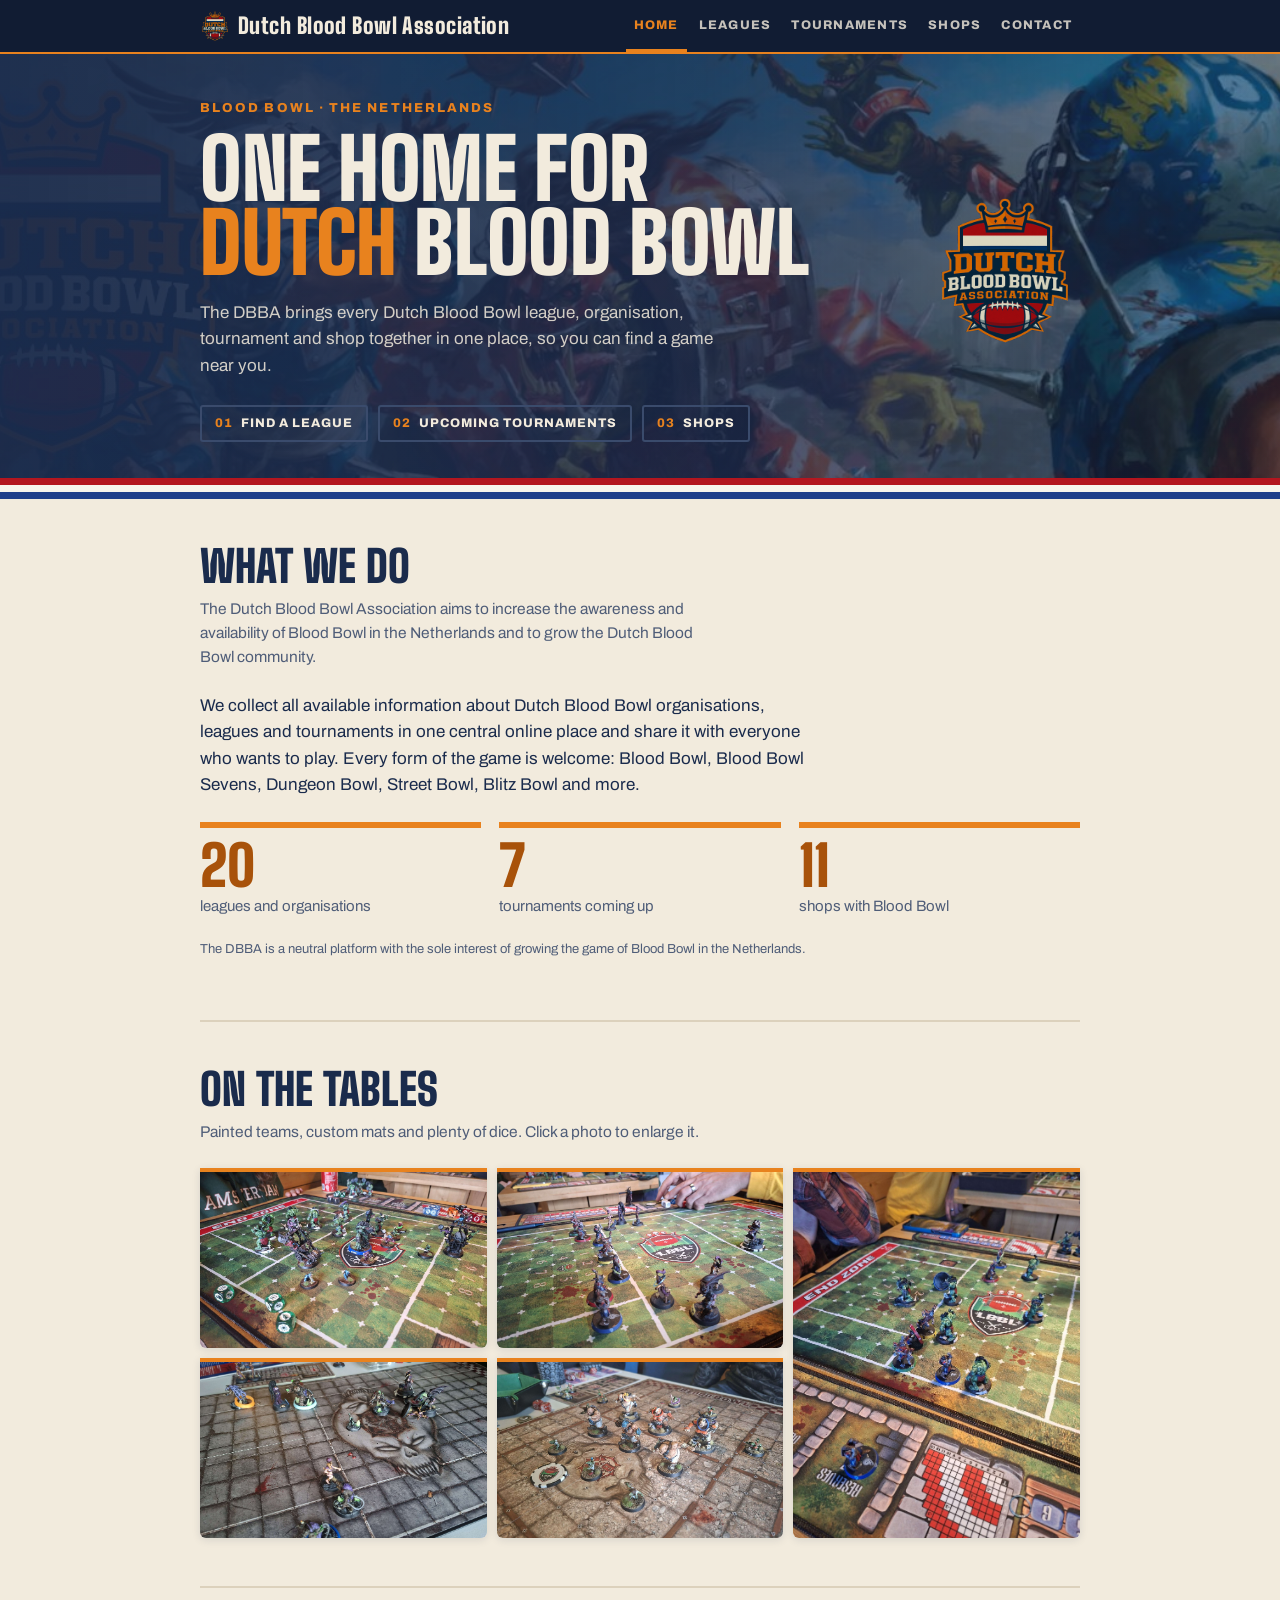
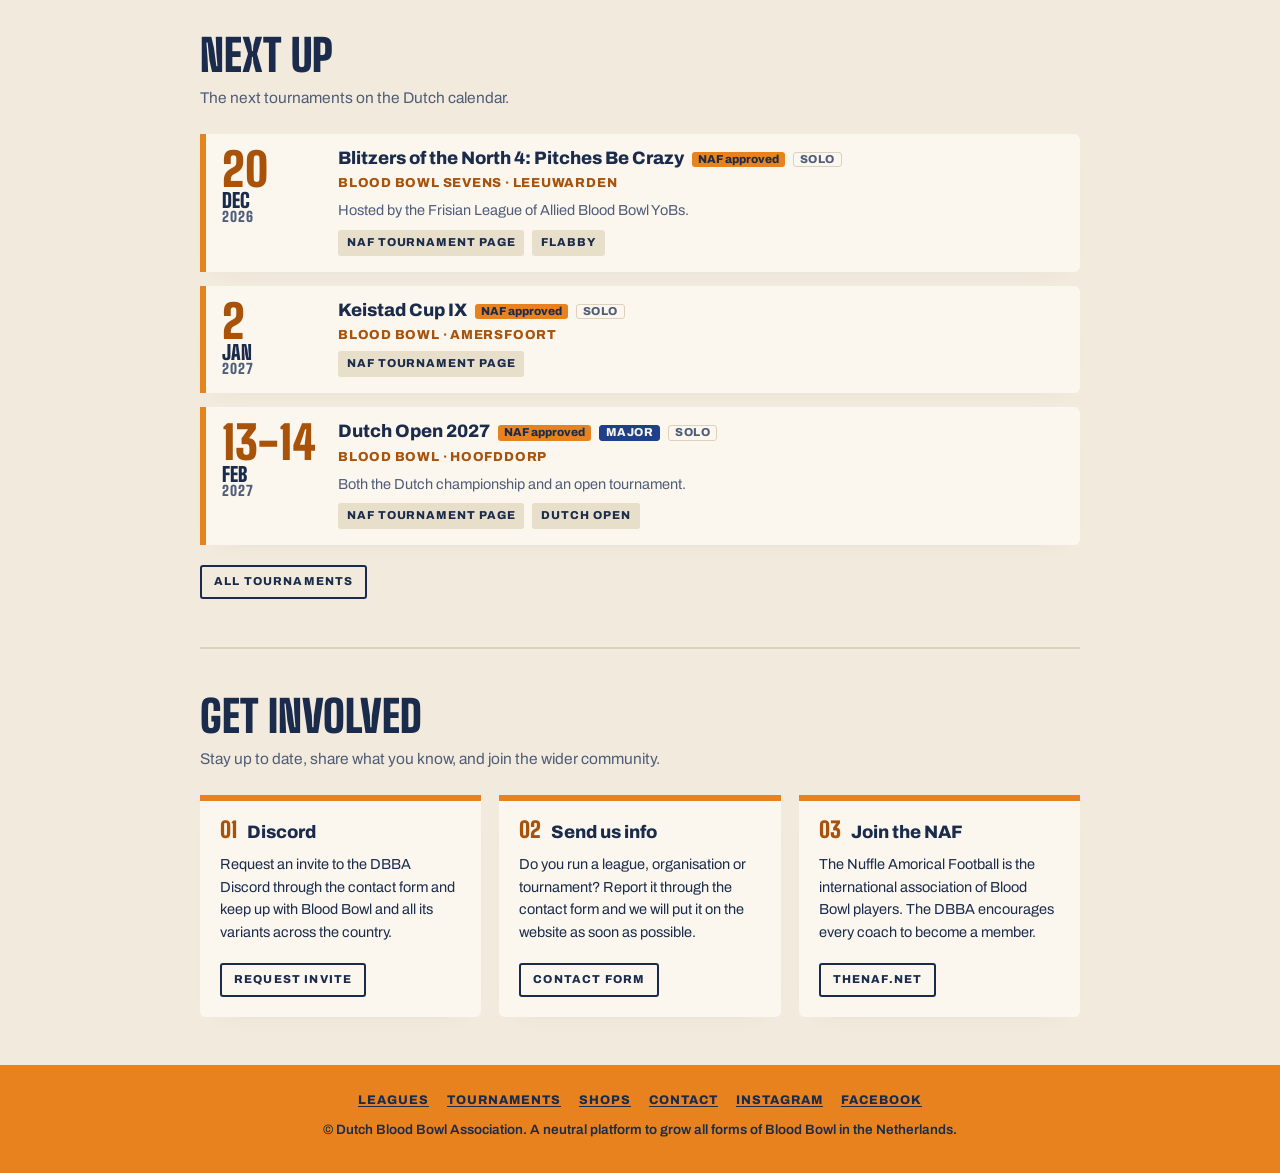
<file: index.html>
<!doctype html>
<html lang="en">
<head>
<meta charset="utf-8">
<meta name="viewport" content="width=device-width, initial-scale=1">
<title>Dutch Blood Bowl Association | Blood Bowl in the Netherlands</title>
<meta name="description" content="The DBBA collects all Dutch Blood Bowl leagues, organisations, tournaments and shops in one place.">
<link rel="icon" href="dbba-logo.png">
<link rel="preconnect" href="https://fonts.googleapis.com">
<link rel="preconnect" href="https://fonts.gstatic.com" crossorigin>
<link href="https://fonts.googleapis.com/css2?family=Archivo:wght@400;600;800&family=Big+Shoulders+Display:wght@700;900&display=swap" rel="stylesheet">
<link rel="stylesheet" href="style.css">
</head>
<body>
<a class="skip" href="#main">Skip to content</a>
<nav class="topbar" aria-label="DBBA pages">
  <div class="wrap topbar-inner">
    <a class="topbar-brand" href="index.html"><img src="dbba-logo.png" alt=""><span class="brand-full">Dutch Blood Bowl Association</span><span class="brand-short">DBBA</span></a>
    <div class="topbar-links">
      <a href="index.html" aria-current="page">Home</a>
      <a href="leagues.html">Leagues</a>
      <a href="tournaments.html">Tournaments</a>
      <a href="shops.html">Shops</a>
      <a href="contact.html">Contact</a>
    </div>
  </div>
</nav>

<header class="hero has-art">
  <div class="wrap hero-grid">
    <div>
      <div class="eyebrow">Blood Bowl &middot; the Netherlands</div>
      <h1>One home for <span class="hl">Dutch</span> Blood Bowl</h1>
      <p class="hero-sub">The DBBA brings every Dutch Blood Bowl league, organisation, tournament and shop together in one place, so you can find a game near you.</p>
      <div class="legend">
        <a class="nav-pill" href="leagues.html"><span class="mono">01</span> Find a league</a>
        <a class="nav-pill" href="tournaments.html"><span class="mono">02</span> Upcoming tournaments</a>
        <a class="nav-pill" href="shops.html"><span class="mono">03</span> Shops</a>
      </div>
    </div>
    <img class="hero-logo" src="dbba-logo.png" alt="Dutch Blood Bowl Association">
  </div>
</header>
<div class="flag" aria-hidden="true"><span></span><span></span><span></span></div>

<main class="wrap" id="main">

  <section id="about">
    <div class="section-head">
      <div>
        <h2>What we do</h2>
        <p>The Dutch Blood Bowl Association aims to increase the awareness and availability of Blood Bowl in the Netherlands and to grow the Dutch Blood Bowl community.</p>
      </div>
    </div>
    <p class="lead-text">We collect all available information about Dutch Blood Bowl organisations, leagues and tournaments in one central online place and share it with everyone who wants to play. Every form of the game is welcome: Blood Bowl, Blood Bowl Sevens, Dungeon Bowl, Street Bowl, Blitz Bowl and more.</p>
    <div class="stats" id="stats">
      <div class="stat"><b id="stat-leagues">20</b><span>leagues and organisations</span></div>
      <div class="stat"><b id="stat-next">&ndash;</b><span>tournaments coming up</span></div>
      <div class="stat"><b id="stat-shops">11</b><span>shops with Blood Bowl</span></div>
    </div>
    <p class="small" style="margin-top:20px">The DBBA is a neutral platform with the sole interest of growing the game of Blood Bowl in the Netherlands.</p>
  </section>

  <section id="gallery">
    <div class="section-head">
      <div>
        <h2>On the tables</h2>
        <p>Painted teams, custom mats and plenty of dice. Click a photo to enlarge it.</p>
      </div>
    </div>
    <div class="gallery">
      <a href="images/web/green-pitch-wide.jpg"><img src="images/web/green-pitch-wide.jpg" alt="Painted orc and goblin teams in a game on a green Blood Bowl pitch" width="1800" height="1350" loading="lazy"></a>
      <a href="images/web/dark-elves-lbbl-mat.jpg"><img src="images/web/dark-elves-lbbl-mat.jpg" alt="Dark elf team on an LBBL pitch mat, a player reaching for the dice" width="1800" height="1350" loading="lazy" style="object-position:50% 70%"></a>
      <a class="tall" href="images/web/orcs-humans-portrait.jpg"><img src="images/web/orcs-humans-portrait.jpg" alt="Orcs and humans lined up near the end zone of an LBBL pitch" width="1350" height="1800" loading="lazy" style="object-position:50% 30%"></a>
      <a href="images/web/skull-pitch-wide.jpg"><img src="images/web/skull-pitch-wide.jpg" alt="Teams on a grey stone pitch with a giant skull in the middle" width="1800" height="1350" loading="lazy"></a>
      <a href="images/web/ogres-board-close.jpg"><img src="images/web/ogres-board-close.jpg" alt="Ogre team with goblins on a Blood Bowl board" width="1800" height="1350" loading="lazy" style="object-position:50% 45%"></a>
    </div>
  </section>

  <section id="next">
    <div class="section-head">
      <div>
        <h2>Next up</h2>
        <p>The next tournaments on the Dutch calendar.</p>
      </div>
    </div>
    <div class="tlist" id="next-list" data-limit="3"><p class="plain">Loading tournaments&hellip;</p></div>
    <div class="cta-row"><a class="btn-reset" href="tournaments.html">All tournaments</a></div>
  </section>

  <section id="join">
    <div class="section-head">
      <div>
        <h2>Get involved</h2>
        <p>Stay up to date, share what you know, and join the wider community.</p>
      </div>
    </div>
    <div class="grid three">
      <div class="card">
        <h3><span class="idx">01</span> Discord</h3>
        <p>Request an invite to the DBBA Discord through the contact form and keep up with Blood Bowl and all its variants across the country.</p>
        <div class="cta-row"><a class="btn-reset" href="contact.html">Request invite</a></div>
      </div>
      <div class="card">
        <h3><span class="idx">02</span> Send us info</h3>
        <p>Do you run a league, organisation or tournament? Report it through the contact form and we will put it on the website as soon as possible.</p>
        <div class="cta-row"><a class="btn-reset" href="contact.html">Contact form</a></div>
      </div>
      <div class="card">
        <h3><span class="idx">03</span> Join the NAF</h3>
        <p>The Nuffle Amorical Football is the international association of Blood Bowl players. The DBBA encourages every coach to become a member.</p>
        <div class="cta-row"><a class="btn-reset" href="http://www.thenaf.net/" target="_blank" rel="noopener">thenaf.net</a></div>
      </div>
    </div>
  </section>

</main>

<footer>
  <div class="wrap">
    <div class="foot-links">
      <a href="leagues.html">Leagues</a><a href="tournaments.html">Tournaments</a><a href="shops.html">Shops</a><a href="contact.html">Contact</a>
      <a href="https://www.instagram.com/dbba_official" target="_blank" rel="noopener">Instagram</a>
      <a href="https://www.facebook.com/dutchbloodbowlassociation" target="_blank" rel="noopener">Facebook</a>
    </div>
    <p>&copy; Dutch Blood Bowl Association. A neutral platform to grow all forms of Blood Bowl in the Netherlands.</p>
  </div>
</footer>
<script src="tournaments-data.js"></script>
<script src="app.js"></script>
</body>
</html>
</file>
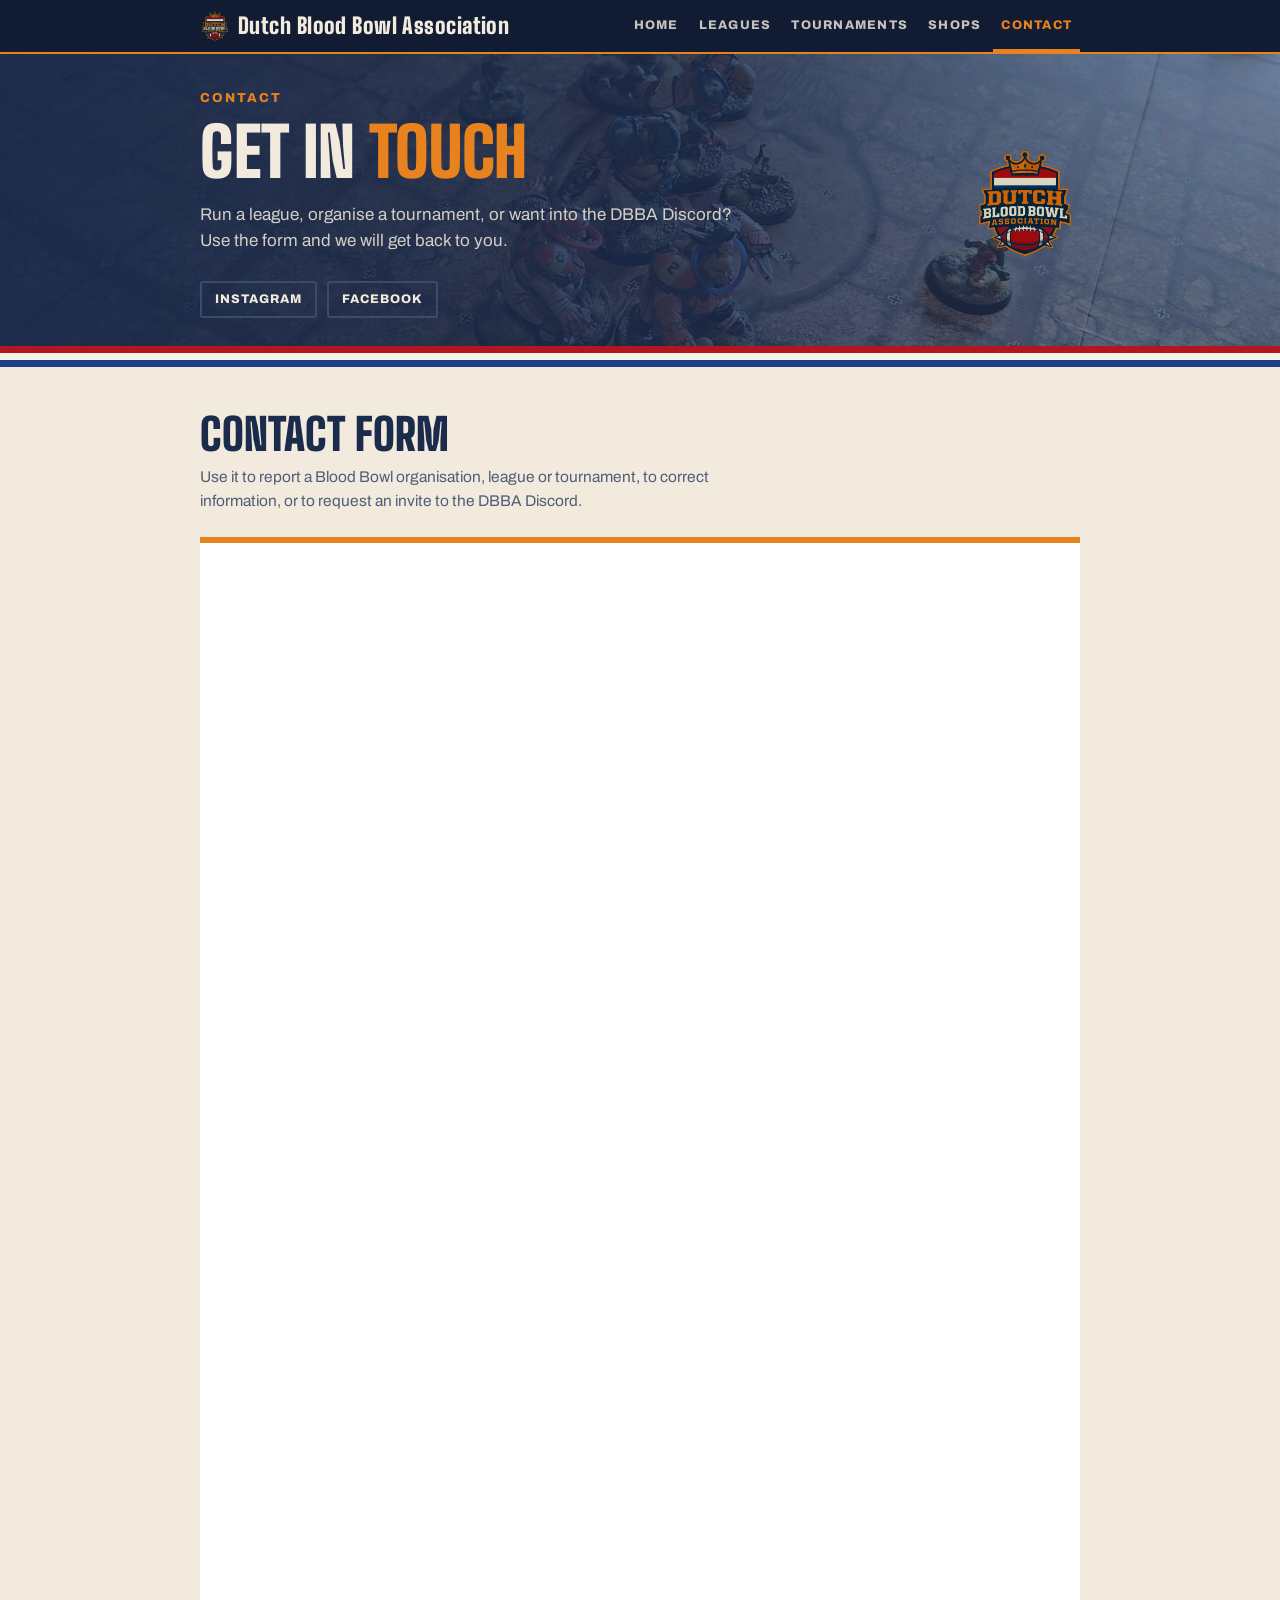
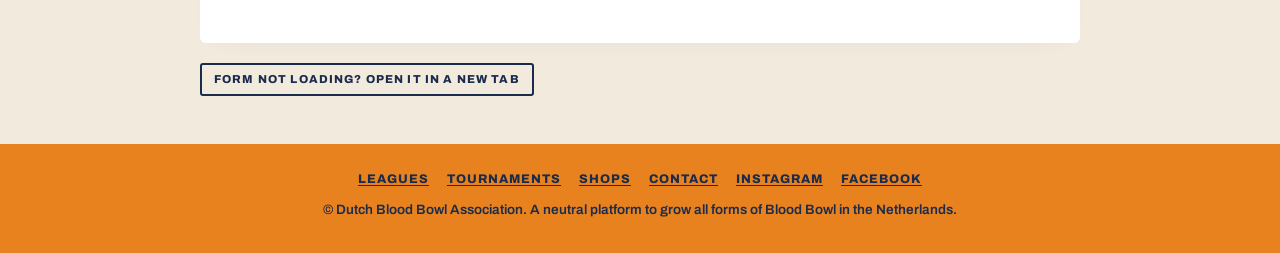
<file: contact.html>
<!doctype html>
<html lang="en">
<head>
<meta charset="utf-8">
<meta name="viewport" content="width=device-width, initial-scale=1">
<title>Contact | Dutch Blood Bowl Association</title>
<meta name="description" content="Contact the DBBA: report a league or tournament, or request an invite to the DBBA Discord.">
<link rel="icon" href="dbba-logo.png">
<link rel="preconnect" href="https://fonts.googleapis.com">
<link rel="preconnect" href="https://fonts.gstatic.com" crossorigin>
<link href="https://fonts.googleapis.com/css2?family=Archivo:wght@400;600;800&family=Big+Shoulders+Display:wght@700;900&display=swap" rel="stylesheet">
<link rel="stylesheet" href="style.css">
</head>
<body>
<a class="skip" href="#main">Skip to content</a>
<nav class="topbar" aria-label="DBBA pages">
  <div class="wrap topbar-inner">
    <a class="topbar-brand" href="index.html"><img src="dbba-logo.png" alt=""><span class="brand-full">Dutch Blood Bowl Association</span><span class="brand-short">DBBA</span></a>
    <div class="topbar-links">
      <a href="index.html">Home</a>
      <a href="leagues.html">Leagues</a>
      <a href="tournaments.html">Tournaments</a>
      <a href="shops.html">Shops</a>
      <a href="contact.html" aria-current="page">Contact</a>
    </div>
  </div>
</nav>

<header class="hero slim has-art" style="--art:url('images/web/ogres-prone.jpg');--art-pos:center 45%">
  <div class="wrap hero-grid">
    <div>
      <div class="eyebrow">Contact</div>
      <h1>Get in <span class="hl">touch</span></h1>
      <p class="hero-sub">Run a league, organise a tournament, or want into the DBBA Discord? Use the form and we will get back to you.</p>
      <div class="legend">
        <a class="nav-pill" href="https://www.instagram.com/dbba_official" target="_blank" rel="noopener">Instagram</a>
        <a class="nav-pill" href="https://www.facebook.com/dutchbloodbowlassociation" target="_blank" rel="noopener">Facebook</a>
      </div>
    </div>
    <img class="hero-logo" src="dbba-logo.png" alt="Dutch Blood Bowl Association">
  </div>
</header>
<div class="flag" aria-hidden="true"><span></span><span></span><span></span></div>

<main class="wrap" id="main">
  <section>
    <div class="section-head">
      <div>
        <h2>Contact form</h2>
        <p>Use it to report a Blood Bowl organisation, league or tournament, to correct information, or to request an invite to the DBBA Discord.</p>
      </div>
    </div>
    <div class="form-frame">
      <iframe title="DBBA contact form" loading="lazy"
        src="https://docs.google.com/forms/d/e/1FAIpQLSdEFrdREgyifF0nuux_axL3cMvIWfsHXJHmVUoA4yXM6AMEGg/viewform?embedded=true">Loading&hellip;</iframe>
    </div>
    <div class="cta-row"><a class="btn-reset" href="https://docs.google.com/forms/d/e/1FAIpQLSdEFrdREgyifF0nuux_axL3cMvIWfsHXJHmVUoA4yXM6AMEGg/viewform" target="_blank" rel="noopener">Form not loading? Open it in a new tab</a></div>
  </section>
</main>

<footer>
  <div class="wrap">
    <div class="foot-links">
      <a href="leagues.html">Leagues</a><a href="tournaments.html">Tournaments</a><a href="shops.html">Shops</a><a href="contact.html">Contact</a>
      <a href="https://www.instagram.com/dbba_official" target="_blank" rel="noopener">Instagram</a>
      <a href="https://www.facebook.com/dutchbloodbowlassociation" target="_blank" rel="noopener">Facebook</a>
    </div>
    <p>&copy; Dutch Blood Bowl Association. A neutral platform to grow all forms of Blood Bowl in the Netherlands.</p>
  </div>
</footer>
</body>
</html>
</file>
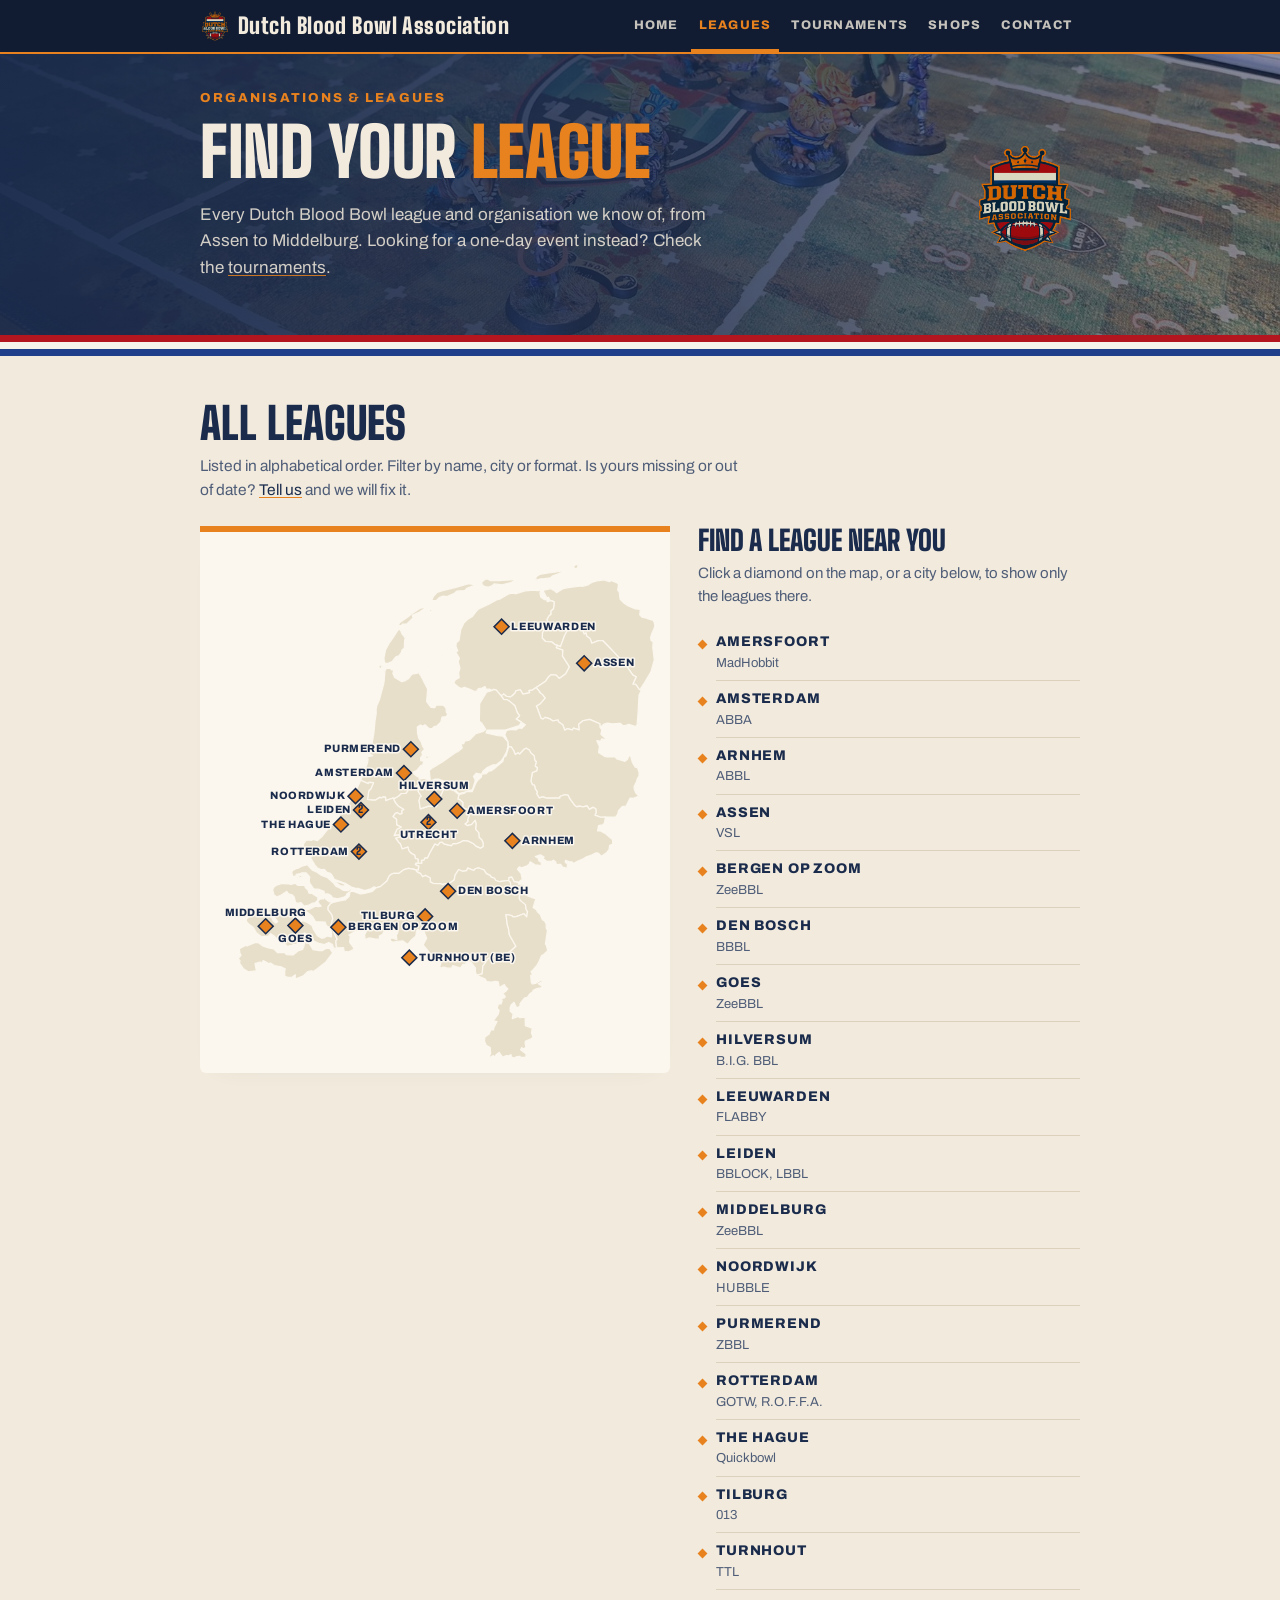
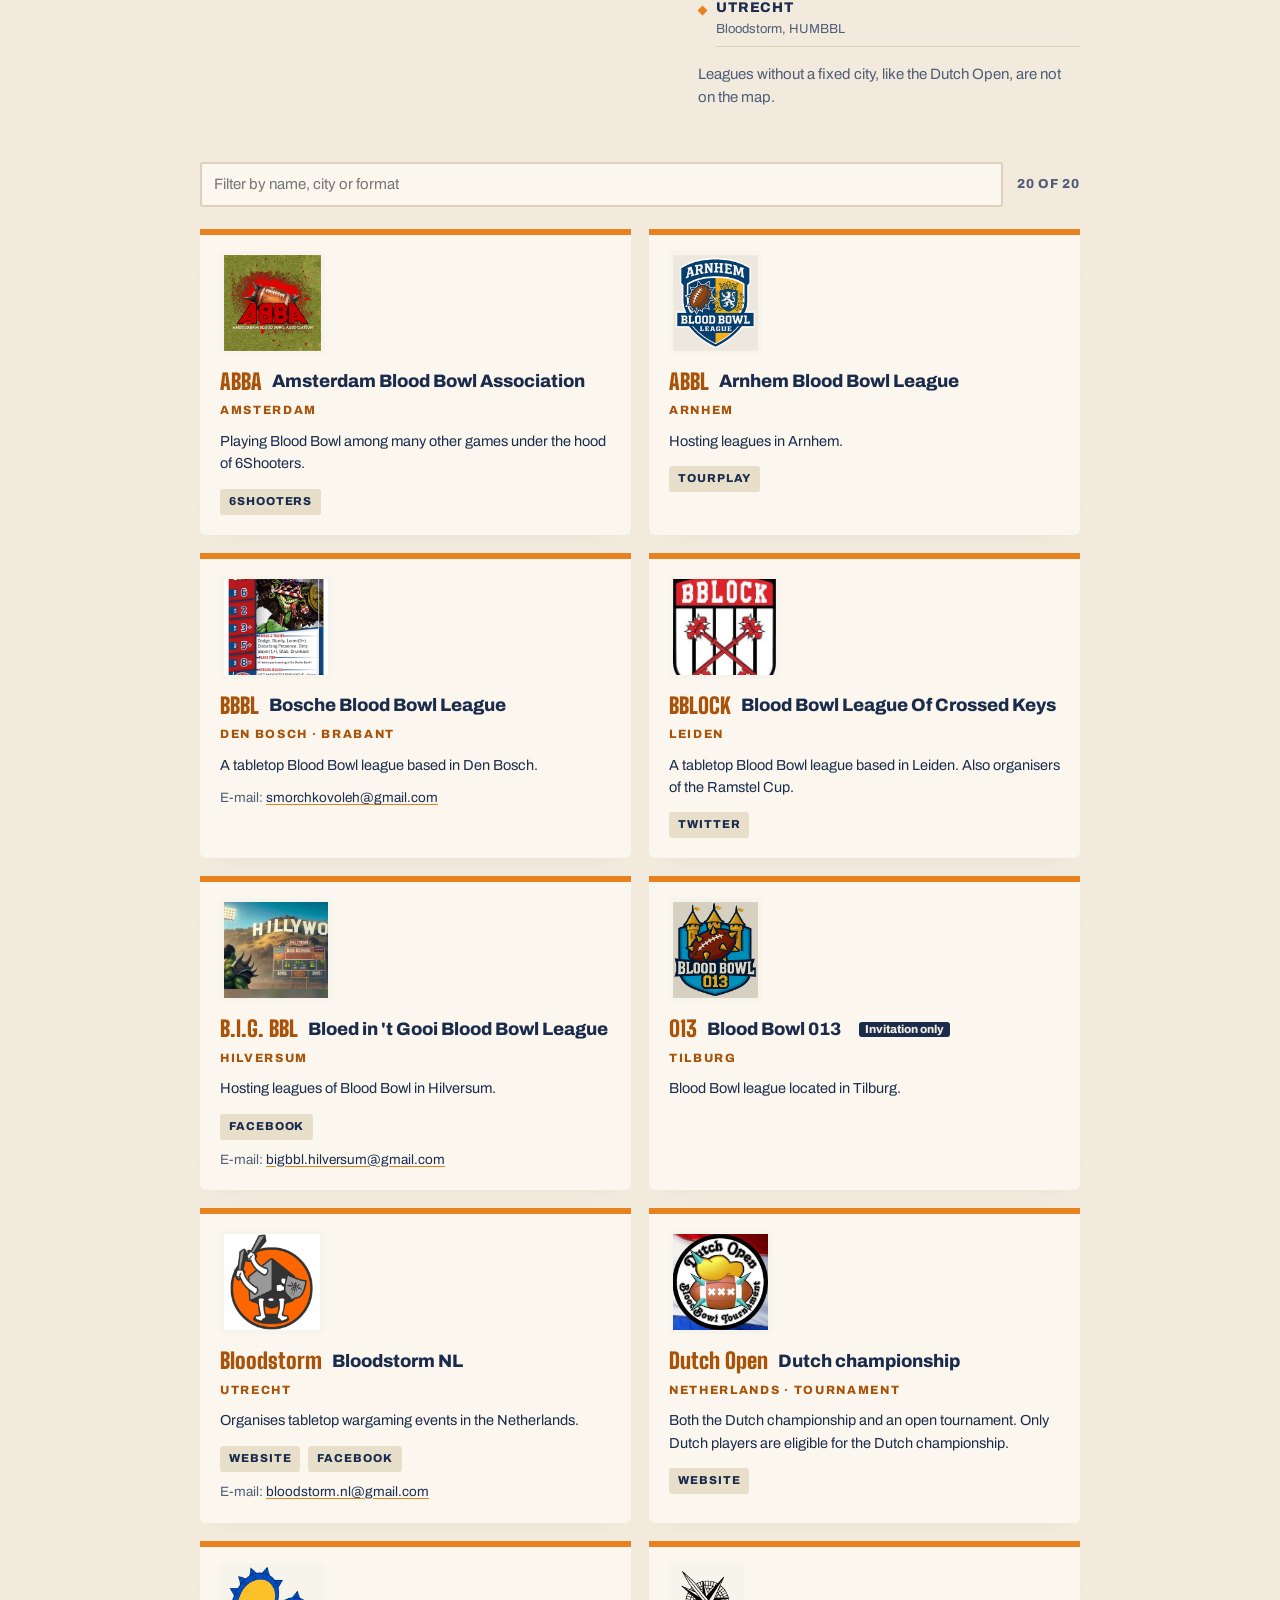
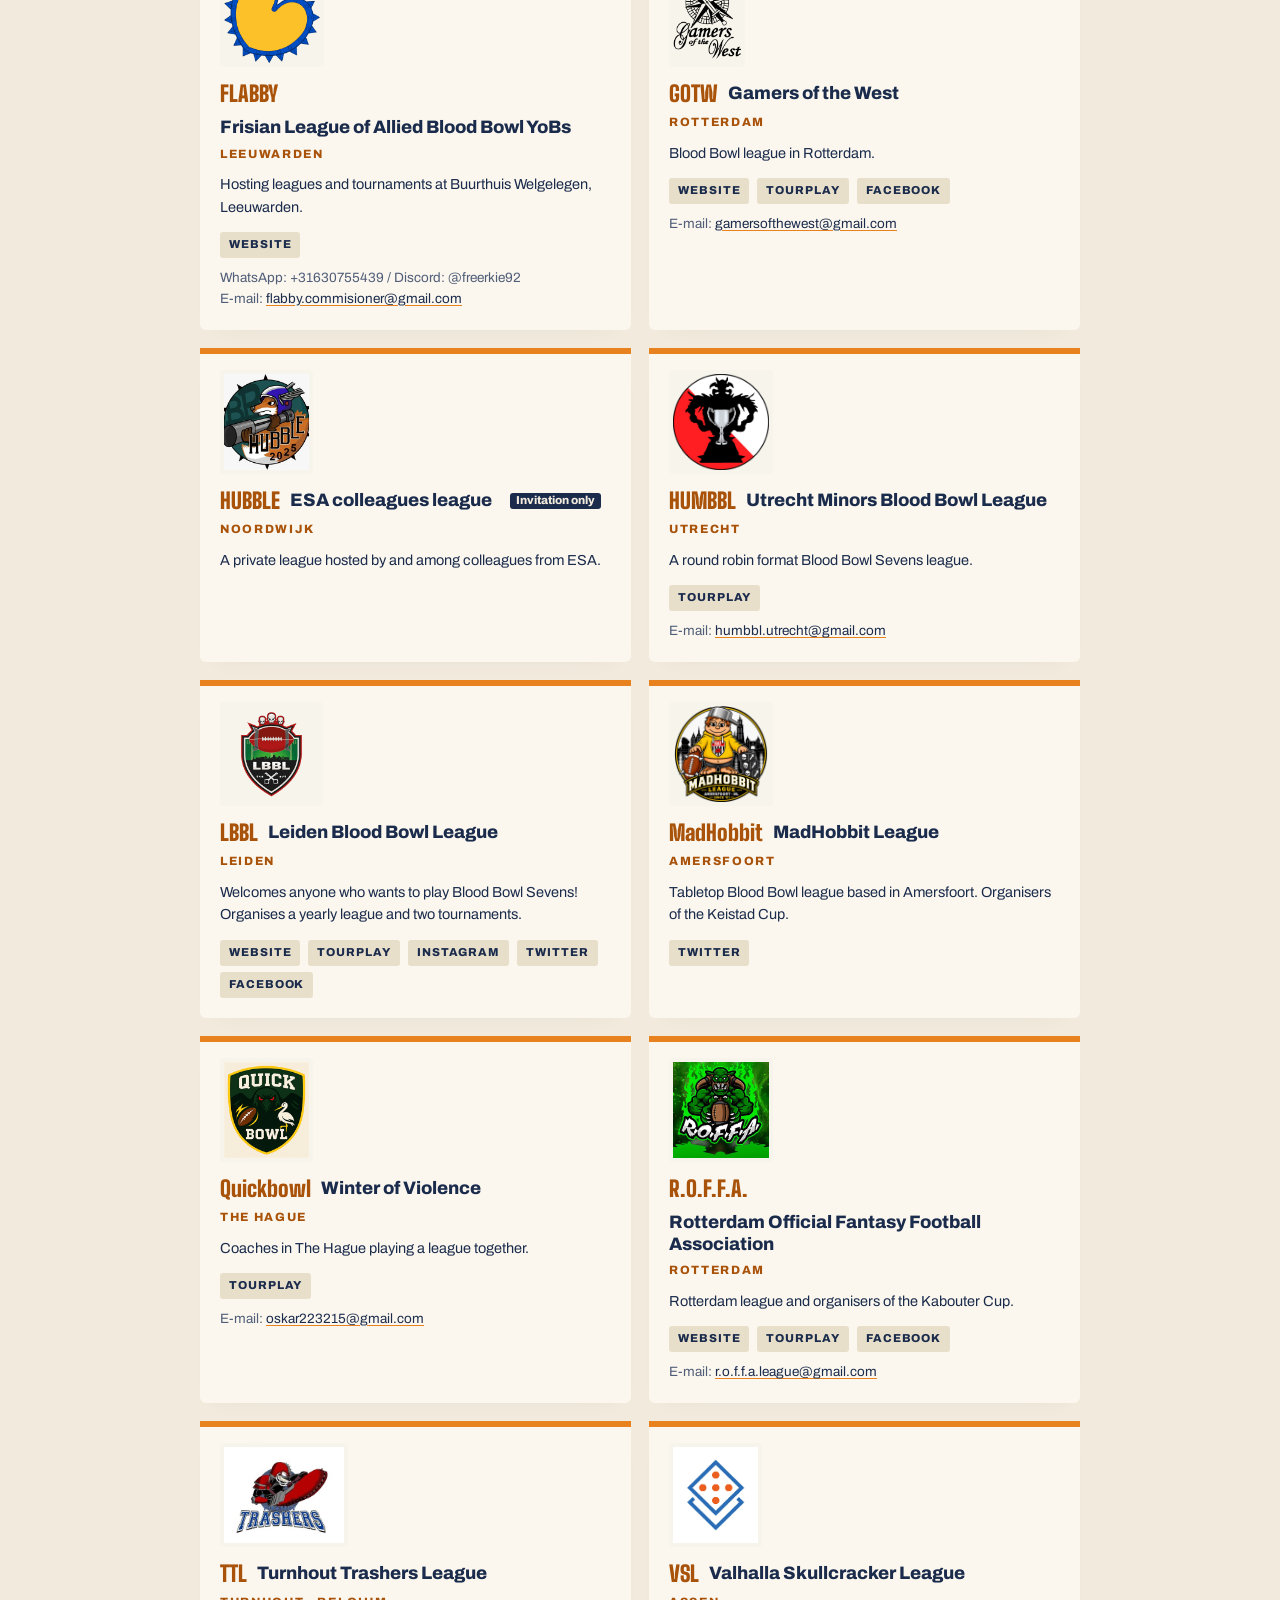
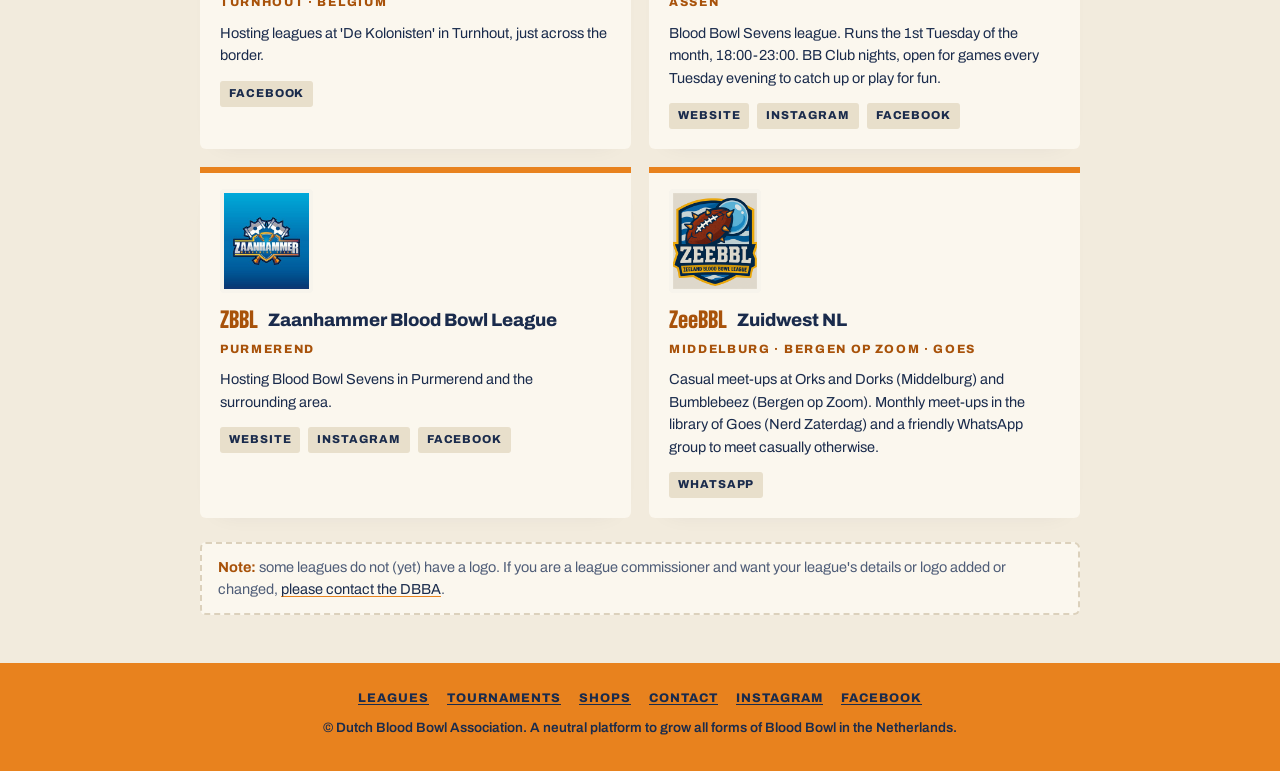
<file: leagues.html>
<!doctype html>
<html lang="en">
<head>
<meta charset="utf-8">
<meta name="viewport" content="width=device-width, initial-scale=1">
<title>Organisations &amp; Leagues | Dutch Blood Bowl Association</title>
<meta name="description" content="All known Dutch Blood Bowl leagues and organisations, with websites and contact details.">
<link rel="icon" href="dbba-logo.png">
<link rel="preconnect" href="https://fonts.googleapis.com">
<link rel="preconnect" href="https://fonts.gstatic.com" crossorigin>
<link href="https://fonts.googleapis.com/css2?family=Archivo:wght@400;600;800&family=Big+Shoulders+Display:wght@700;900&display=swap" rel="stylesheet">
<link rel="stylesheet" href="style.css">
</head>
<body>
<a class="skip" href="#main">Skip to content</a>
<nav class="topbar" aria-label="DBBA pages">
  <div class="wrap topbar-inner">
    <a class="topbar-brand" href="index.html"><img src="dbba-logo.png" alt=""><span class="brand-full">Dutch Blood Bowl Association</span><span class="brand-short">DBBA</span></a>
    <div class="topbar-links">
      <a href="index.html">Home</a>
      <a href="leagues.html" aria-current="page">Leagues</a>
      <a href="tournaments.html">Tournaments</a>
      <a href="shops.html">Shops</a>
      <a href="contact.html">Contact</a>
    </div>
  </div>
</nav>

<header class="hero slim has-art" style="--art:url('images/web/lizardmen-lbbl-mat.jpg');--art-pos:center 55%">
  <div class="wrap hero-grid">
    <div>
      <div class="eyebrow">Organisations &amp; Leagues</div>
      <h1>Find your <span class="hl">league</span></h1>
      <p class="hero-sub">Every Dutch Blood Bowl league and organisation we know of, from Assen to Middelburg. Looking for a one-day event instead? Check the <a href="tournaments.html">tournaments</a>.</p>
    </div>
    <img class="hero-logo" src="dbba-logo.png" alt="Dutch Blood Bowl Association">
  </div>
</header>
<div class="flag" aria-hidden="true"><span></span><span></span><span></span></div>

<main class="wrap" id="main">
  <section>
    <div class="section-head">
      <div>
        <h2>All leagues</h2>
        <p>Listed in alphabetical order. Filter by name, city or format. Is yours missing or out of date? <a href="contact.html">Tell us</a> and we will fix it.</p>
      </div>
    </div>

    <div class="league-map">
      <div class="map-card">
        <svg id="league-map" data-pins="leagues" role="group" aria-label="Map of the Netherlands with a pin for every league city" xmlns="http://www.w3.org/2000/svg"></svg>
      </div>
      <div class="map-side">
        <h3>Find a league near you</h3>
        <p>Click a diamond on the map, or a city below, to show only the leagues there.</p>
        <ul class="diamond-list city-list" id="city-list"></ul>
        <p class="small">Leagues without a fixed city, like the Dutch Open, are not on the map.</p>
      </div>
    </div>

    <div class="filter">
      <label class="skip-label" for="q" style="position:absolute;left:-999px">Filter leagues</label>
      <input type="search" id="q" placeholder="Filter by name, city or format" autocomplete="off">
      <span class="count" id="count" aria-live="polite"></span>
      <button class="btn-reset" id="clear" type="button" hidden>Show all</button>
    </div>

    <div class="grid" id="leagues">
      <article class="card league" data-logo="abba">
        <h3><span class="idx">ABBA</span> Amsterdam Blood Bowl Association</h3>
        <div class="where">Amsterdam</div>
        <p>Playing Blood Bowl among many other games under the hood of 6Shooters.</p>
        <div class="links"><a href="https://amsterdam6shooters.nl/" target="_blank" rel="noopener">6Shooters</a></div>
      </article>

      <article class="card league" data-logo="abbl">
        <h3><span class="idx">ABBL</span> Arnhem Blood Bowl League</h3>
        <div class="where">Arnhem</div>
        <p>Hosting leagues in Arnhem.</p>
        <div class="links"><a href="https://tourplay.net/en/blood-bowl/abbl-2627/news" target="_blank" rel="noopener">Tourplay</a></div>
      </article>

      <article class="card league" data-logo="bbbl">
        <h3><span class="idx">BBBL</span> Bosche Blood Bowl League</h3>
        <div class="where">Den Bosch &middot; Brabant</div>
        <p>A tabletop Blood Bowl league based in Den Bosch.</p>
        <div class="contact-line">E-mail: <a class="mail" data-u="smorchkovoleh" data-d="gmail.com">smorchkovoleh [at] gmail.com</a></div>
      </article>

      <article class="card league" data-logo="bblock">
        <h3><span class="idx">BBLOCK</span> Blood Bowl League Of Crossed Keys</h3>
        <div class="where">Leiden</div>
        <p>A tabletop Blood Bowl league based in Leiden. Also organisers of the Ramstel Cup.</p>
        <div class="links"><a href="https://twitter.com/bblock_leiden" target="_blank" rel="noopener">Twitter</a></div>
      </article>

      <article class="card league" data-logo="big-bbl">
        <h3><span class="idx">B.I.G. BBL</span> Bloed in 't Gooi Blood Bowl League</h3>
        <div class="where">Hilversum</div>
        <p>Hosting leagues of Blood Bowl in Hilversum.</p>
        <div class="links"><a href="https://www.facebook.com/groups/417072494509765/" target="_blank" rel="noopener">Facebook</a></div>
        <div class="contact-line">E-mail: <a class="mail" data-u="bigbbl.hilversum" data-d="gmail.com">bigbbl.hilversum [at] gmail.com</a></div>
      </article>

      <article class="card league" data-logo="bb013">
        <h3><span class="idx">013</span> Blood Bowl 013 <span class="invite">Invitation only</span></h3>
        <div class="where">Tilburg</div>
        <p>Blood Bowl league located in Tilburg.</p>
      </article>

      <article class="card league">
        <img class="logo" src="images/leagues/bloodstorm.png" alt="Bloodstorm NL logo" loading="lazy">
        <h3><span class="idx">Bloodstorm</span> Bloodstorm NL</h3>
        <div class="where">Utrecht</div>
        <p>Organises tabletop wargaming events in the Netherlands.</p>
        <div class="links"><a href="http://www.bloodstormevents.nl/" target="_blank" rel="noopener">Website</a><a href="https://www.facebook.com/bloodstorm.nl" target="_blank" rel="noopener">Facebook</a></div>
        <div class="contact-line">E-mail: <a class="mail" data-u="bloodstorm.nl" data-d="gmail.com">bloodstorm.nl [at] gmail.com</a></div>
      </article>

      <article class="card league" data-logo="dutch-open">
        <h3><span class="idx">Dutch Open</span> Dutch championship</h3>
        <div class="where">Netherlands &middot; Tournament</div>
        <p>Both the Dutch championship and an open tournament. Only Dutch players are eligible for the Dutch championship.</p>
        <div class="links"><a href="https://sites.google.com/view/dutchopen/homepage" target="_blank" rel="noopener">Website</a></div>
      </article>

      <article class="card league" data-logo="flabby">
        <h3><span class="idx">FLABBY</span> Frisian League of Allied Blood Bowl YoBs</h3>
        <div class="where">Leeuwarden</div>
        <p>Hosting leagues and tournaments at Buurthuis Welgelegen, Leeuwarden.</p>
        <div class="links"><a href="https://www.flabby.frl/" target="_blank" rel="noopener">Website</a></div>
        <div class="contact-line">WhatsApp: +31630755439 / Discord: @freerkie92<br>E-mail: <a class="mail" data-u="flabby.commisioner" data-d="gmail.com">flabby.commisioner [at] gmail.com</a></div>
      </article>

      <article class="card league" data-logo="gotw">
        <h3><span class="idx">GOTW</span> Gamers of the West</h3>
        <div class="where">Rotterdam</div>
        <p>Blood Bowl league in Rotterdam.</p>
        <div class="links"><a href="http://www.gamersofthewest.com/" target="_blank" rel="noopener">Website</a><a href="https://tourplay.net/en/blood-bowl/gotw-rotterdam-2nd-season--2026/news" target="_blank" rel="noopener">Tourplay</a><a href="https://www.facebook.com/gotwwest/?locale=nl_NL" target="_blank" rel="noopener">Facebook</a></div>
        <div class="contact-line">E-mail: <a class="mail" data-u="gamersofthewest" data-d="gmail.com">gamersofthewest [at] gmail.com</a></div>
      </article>

      <article class="card league">
        <img class="logo" src="images/leagues/hubble.jpg" alt="HUBBLE logo" loading="lazy">
        <h3><span class="idx">HUBBLE</span> ESA colleagues league <span class="invite">Invitation only</span></h3>
        <div class="where">Noordwijk</div>
        <p>A private league hosted by and among colleagues from ESA.</p>
      </article>

      <article class="card league" data-logo="humbbl">
        <h3><span class="idx">HUMBBL</span> Utrecht Minors Blood Bowl League</h3>
        <div class="where">Utrecht</div>
        <p>A round robin format Blood Bowl Sevens league.</p>
        <div class="links"><a href="https://tourplay.net/en/blood-bowl/humbbl-season-1" target="_blank" rel="noopener">Tourplay</a></div>
        <div class="contact-line">E-mail: <a class="mail" data-u="humbbl.utrecht" data-d="gmail.com">humbbl.utrecht [at] gmail.com</a></div>
      </article>

      <article class="card league" data-logo="lbbl">
        <h3><span class="idx">LBBL</span> Leiden Blood Bowl League</h3>
        <div class="where">Leiden</div>
        <p>Welcomes anyone who wants to play Blood Bowl Sevens! Organises a yearly league and two tournaments.</p>
        <div class="links"><a href="https://sites.google.com/view/leidenbloodbowlleague" target="_blank" rel="noopener">Website</a><a href="https://tourplay.net/en/blood-bowl/leiden-blood-bowl-league" target="_blank" rel="noopener">Tourplay</a><a href="https://www.instagram.com/lbbl_official" target="_blank" rel="noopener">Instagram</a><a href="http://www.twitter.com/lbbl_official" target="_blank" rel="noopener">Twitter</a><a href="http://www.facebook.com/lbbl_official" target="_blank" rel="noopener">Facebook</a></div>
      </article>

      <article class="card league" data-logo="madhobbit">
        <h3><span class="idx">MadHobbit</span> MadHobbit League</h3>
        <div class="where">Amersfoort</div>
        <p>Tabletop Blood Bowl league based in Amersfoort. Organisers of the Keistad Cup.</p>
        <div class="links"><a href="https://twitter.com/MadhobbitA" target="_blank" rel="noopener">Twitter</a></div>
      </article>

      <article class="card league" data-logo="quickbowl">
        <h3><span class="idx">Quickbowl</span> Winter of Violence</h3>
        <div class="where">The Hague</div>
        <p>Coaches in The Hague playing a league together.</p>
        <div class="links"><a href="https://tourplay.net/en/blood-bowl/quickbowl-winter-of-violence" target="_blank" rel="noopener">Tourplay</a></div>
        <div class="contact-line">E-mail: <a class="mail" data-u="oskar223215" data-d="gmail.com">oskar223215 [at] gmail.com</a></div>
      </article>

      <article class="card league" data-logo="roffa">
        <h3><span class="idx">R.O.F.F.A.</span> Rotterdam Official Fantasy Football Association</h3>
        <div class="where">Rotterdam</div>
        <p>Rotterdam league and organisers of the Kabouter Cup.</p>
        <div class="links"><a href="https://sites.google.com/view/roffa-league" target="_blank" rel="noopener">Website</a><a href="https://tourplay.net/en/blood-bowl/roffa-rotterdam-season-2024" target="_blank" rel="noopener">Tourplay</a><a href="https://www.facebook.com/roffabloodbowl/?locale=hi_IN" target="_blank" rel="noopener">Facebook</a></div>
        <div class="contact-line">E-mail: <a class="mail" data-u="r.o.f.f.a.league" data-d="gmail.com">r.o.f.f.a.league [at] gmail.com</a></div>
      </article>

      <article class="card league" data-logo="ttl">
        <h3><span class="idx">TTL</span> Turnhout Trashers League</h3>
        <div class="where">Turnhout &middot; Belgium</div>
        <p>Hosting leagues at 'De Kolonisten' in Turnhout, just across the border.</p>
        <div class="links"><a href="https://www.facebook.com/groups/1508911489176902/" target="_blank" rel="noopener">Facebook</a></div>
      </article>

      <article class="card league" data-logo="vsl">
        <h3><span class="idx">VSL</span> Valhalla Skullcracker League</h3>
        <div class="where">Assen</div>
        <p>Blood Bowl Sevens league. Runs the 1st Tuesday of the month, 18:00-23:00. BB Club nights, open for games every Tuesday evening to catch up or play for fun.</p>
        <div class="links"><a href="https://valhallagames.nl/" target="_blank" rel="noopener">Website</a><a href="https://www.instagram.com/valhallagc/" target="_blank" rel="noopener">Instagram</a><a href="https://www.facebook.com/valhallagcassen/?locale=nl_NL" target="_blank" rel="noopener">Facebook</a></div>
      </article>

      <article class="card league" data-logo="zbbl">
        <h3><span class="idx">ZBBL</span> Zaanhammer Blood Bowl League</h3>
        <div class="where">Purmerend</div>
        <p>Hosting Blood Bowl Sevens in Purmerend and the surrounding area.</p>
        <div class="links"><a href="https://www.zaanhammer.nl/" target="_blank" rel="noopener">Website</a><a href="https://www.instagram.com/zaanhammer/" target="_blank" rel="noopener">Instagram</a><a href="https://www.facebook.com/zaanhammer/" target="_blank" rel="noopener">Facebook</a></div>
      </article>

      <article class="card league" data-logo="zeebbl">
        <h3><span class="idx">ZeeBBL</span> Zuidwest NL</h3>
        <div class="where">Middelburg &middot; Bergen op Zoom &middot; Goes</div>
        <p>Casual meet-ups at Orks and Dorks (Middelburg) and Bumblebeez (Bergen op Zoom). Monthly meet-ups in the library of Goes (Nerd Zaterdag) and a friendly WhatsApp group to meet casually otherwise.</p>
        <div class="links"><a href="https://chat.whatsapp.com/Ey1xyBHUT770620UaP4fiS" target="_blank" rel="noopener">WhatsApp</a></div>
      </article>

    </div>
    <p class="plain empty" id="none">No leagues match that filter. <a href="contact.html">Know one we are missing?</a></p>

    <p class="tba-note"><strong>Note:</strong> some leagues do not (yet) have a logo. If you are a league commissioner and want your league's details or logo added or changed, <a href="contact.html">please contact the DBBA</a>.</p>
  </section>
</main>

<footer>
  <div class="wrap">
    <div class="foot-links">
      <a href="leagues.html">Leagues</a><a href="tournaments.html">Tournaments</a><a href="shops.html">Shops</a><a href="contact.html">Contact</a>
      <a href="https://www.instagram.com/dbba_official" target="_blank" rel="noopener">Instagram</a>
      <a href="https://www.facebook.com/dutchbloodbowlassociation" target="_blank" rel="noopener">Facebook</a>
    </div>
    <p>&copy; Dutch Blood Bowl Association. A neutral platform to grow all forms of Blood Bowl in the Netherlands.</p>
  </div>
</footer>
<script src="league-logos.js"></script>
<script src="nl-map.js"></script>
<script src="app.js"></script>
</body>
</html>
</file>
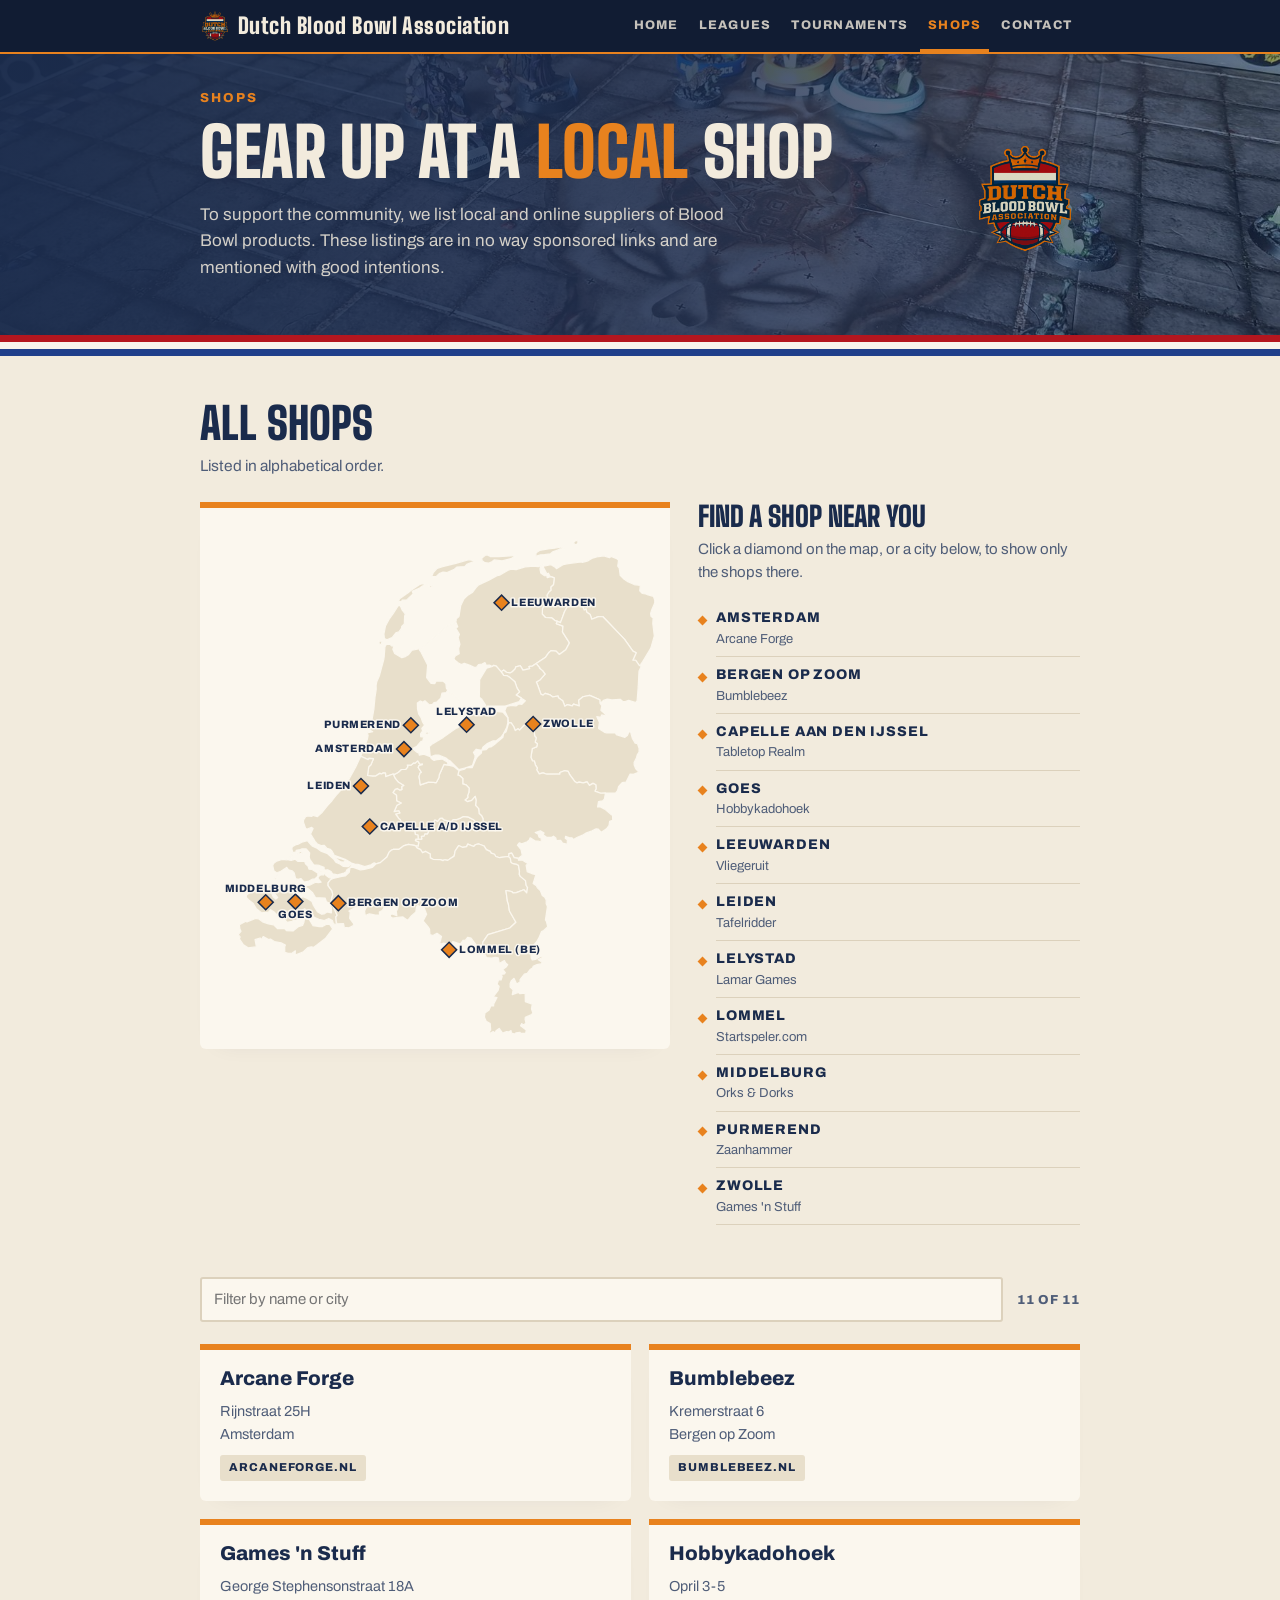
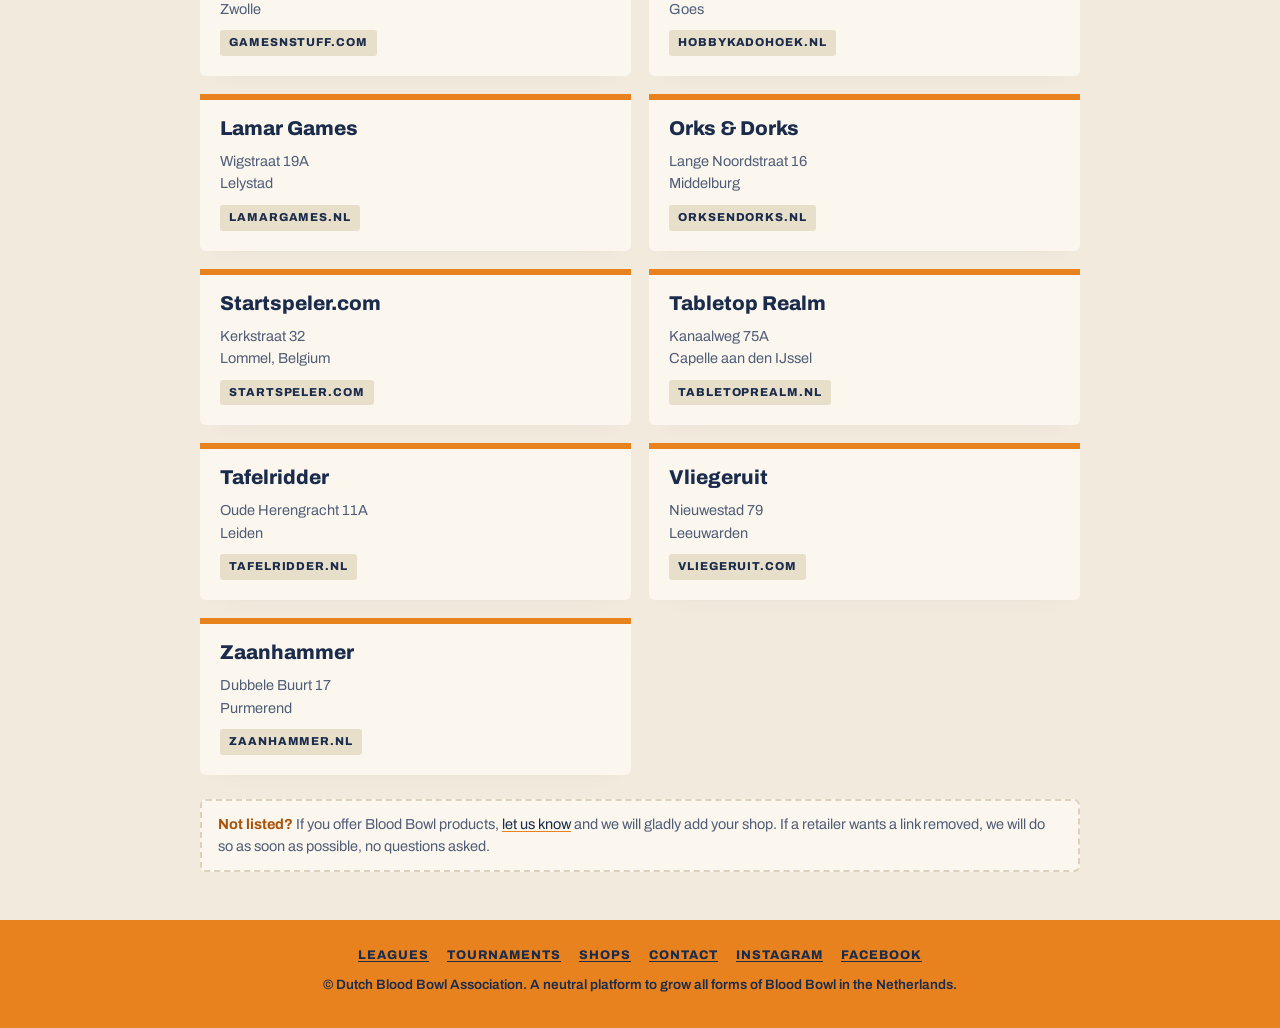
<file: shops.html>
<!doctype html>
<html lang="en">
<head>
<meta charset="utf-8">
<meta name="viewport" content="width=device-width, initial-scale=1">
<title>Shops | Dutch Blood Bowl Association</title>
<meta name="description" content="Local and online suppliers of Blood Bowl products in the Netherlands.">
<link rel="icon" href="dbba-logo.png">
<link rel="preconnect" href="https://fonts.googleapis.com">
<link rel="preconnect" href="https://fonts.gstatic.com" crossorigin>
<link href="https://fonts.googleapis.com/css2?family=Archivo:wght@400;600;800&family=Big+Shoulders+Display:wght@700;900&display=swap" rel="stylesheet">
<link rel="stylesheet" href="style.css">
</head>
<body>
<a class="skip" href="#main">Skip to content</a>
<nav class="topbar" aria-label="DBBA pages">
  <div class="wrap topbar-inner">
    <a class="topbar-brand" href="index.html"><img src="dbba-logo.png" alt=""><span class="brand-full">Dutch Blood Bowl Association</span><span class="brand-short">DBBA</span></a>
    <div class="topbar-links">
      <a href="index.html">Home</a>
      <a href="leagues.html">Leagues</a>
      <a href="tournaments.html">Tournaments</a>
      <a href="shops.html" aria-current="page">Shops</a>
      <a href="contact.html">Contact</a>
    </div>
  </div>
</nav>

<header class="hero slim has-art" style="--art:url('images/web/skull-pitch-hand.jpg');--art-pos:center 45%">
  <div class="wrap hero-grid">
    <div>
      <div class="eyebrow">Shops</div>
      <h1>Gear up at a <span class="hl">local</span> shop</h1>
      <p class="hero-sub">To support the community, we list local and online suppliers of Blood Bowl products. These listings are in no way sponsored links and are mentioned with good intentions.</p>
    </div>
    <img class="hero-logo" src="dbba-logo.png" alt="Dutch Blood Bowl Association">
  </div>
</header>
<div class="flag" aria-hidden="true"><span></span><span></span><span></span></div>

<main class="wrap" id="main">
  <section>
    <div class="section-head">
      <div>
        <h2>All shops</h2>
        <p>Listed in alphabetical order.</p>
      </div>
    </div>

    <div class="league-map">
      <div class="map-card">
        <svg id="league-map" data-pins="shops" role="group" aria-label="Map of the Netherlands with a pin for every shop city" xmlns="http://www.w3.org/2000/svg"></svg>
      </div>
      <div class="map-side">
        <h3>Find a shop near you</h3>
        <p>Click a diamond on the map, or a city below, to show only the shops there.</p>
        <ul class="diamond-list city-list" id="city-list"></ul>
      </div>
    </div>

    <div class="filter">
      <label class="skip-label" for="q" style="position:absolute;left:-999px">Filter shops</label>
      <input type="search" id="q" placeholder="Filter by name or city" autocomplete="off">
      <span class="count" id="count" aria-live="polite"></span>
      <button class="btn-reset" id="clear" type="button" hidden>Show all</button>
    </div>

    <div class="grid" id="shops">
      <article class="card shop"><h3>Arcane Forge</h3><address>Rijnstraat 25H<br>Amsterdam</address><div class="links"><a href="https://arcaneforge.nl" target="_blank" rel="noopener">arcaneforge.nl</a></div></article>
      <article class="card shop"><h3>Bumblebeez</h3><address>Kremerstraat 6<br>Bergen op Zoom</address><div class="links"><a href="https://www.bumblebeez.nl" target="_blank" rel="noopener">bumblebeez.nl</a></div></article>
      <article class="card shop"><h3>Games 'n Stuff</h3><address>George Stephensonstraat 18A<br>Zwolle</address><div class="links"><a href="https://www.gamesnstuff.com" target="_blank" rel="noopener">gamesnstuff.com</a></div></article>
      <article class="card shop"><h3>Hobbykadohoek</h3><address>Opril 3-5<br>Goes</address><div class="links"><a href="https://www.hobbykadohoek.nl" target="_blank" rel="noopener">hobbykadohoek.nl</a></div></article>
      <article class="card shop"><h3>Lamar Games</h3><address>Wigstraat 19A<br>Lelystad</address><div class="links"><a href="https://www.lamargames.nl" target="_blank" rel="noopener">lamargames.nl</a></div></article>
      <article class="card shop"><h3>Orks &amp; Dorks</h3><address>Lange Noordstraat 16<br>Middelburg</address><div class="links"><a href="https://www.orksendorks.nl" target="_blank" rel="noopener">orksendorks.nl</a></div></article>
      <article class="card shop"><h3>Startspeler.com</h3><address>Kerkstraat 32<br>Lommel, Belgium</address><div class="links"><a href="https://www.startspeler.com" target="_blank" rel="noopener">startspeler.com</a></div></article>
      <article class="card shop"><h3>Tabletop Realm</h3><address>Kanaalweg 75A<br>Capelle aan den IJssel</address><div class="links"><a href="https://www.tabletoprealm.nl" target="_blank" rel="noopener">tabletoprealm.nl</a></div></article>
      <article class="card shop"><h3>Tafelridder</h3><address>Oude Herengracht 11A<br>Leiden</address><div class="links"><a href="https://www.tafelridder.nl" target="_blank" rel="noopener">tafelridder.nl</a></div></article>
      <article class="card shop"><h3>Vliegeruit</h3><address>Nieuwestad 79<br>Leeuwarden</address><div class="links"><a href="https://www.vliegeruit.com" target="_blank" rel="noopener">vliegeruit.com</a></div></article>
      <article class="card shop"><h3>Zaanhammer</h3><address>Dubbele Buurt 17<br>Purmerend</address><div class="links"><a href="https://www.zaanhammer.nl" target="_blank" rel="noopener">zaanhammer.nl</a></div></article>
    </div>

    <p class="plain empty" id="none">No shops match that filter. <a href="contact.html">Know one we are missing?</a></p>

    <p class="tba-note"><strong>Not listed?</strong> If you offer Blood Bowl products, <a href="contact.html">let us know</a> and we will gladly add your shop. If a retailer wants a link removed, we will do so as soon as possible, no questions asked.</p>
  </section>
</main>

<footer>
  <div class="wrap">
    <div class="foot-links">
      <a href="leagues.html">Leagues</a><a href="tournaments.html">Tournaments</a><a href="shops.html">Shops</a><a href="contact.html">Contact</a>
      <a href="https://www.instagram.com/dbba_official" target="_blank" rel="noopener">Instagram</a>
      <a href="https://www.facebook.com/dutchbloodbowlassociation" target="_blank" rel="noopener">Facebook</a>
    </div>
    <p>&copy; Dutch Blood Bowl Association. A neutral platform to grow all forms of Blood Bowl in the Netherlands.</p>
  </div>
</footer>
<script src="nl-map.js"></script>
<script src="app.js"></script>
</body>
</html>
</file>
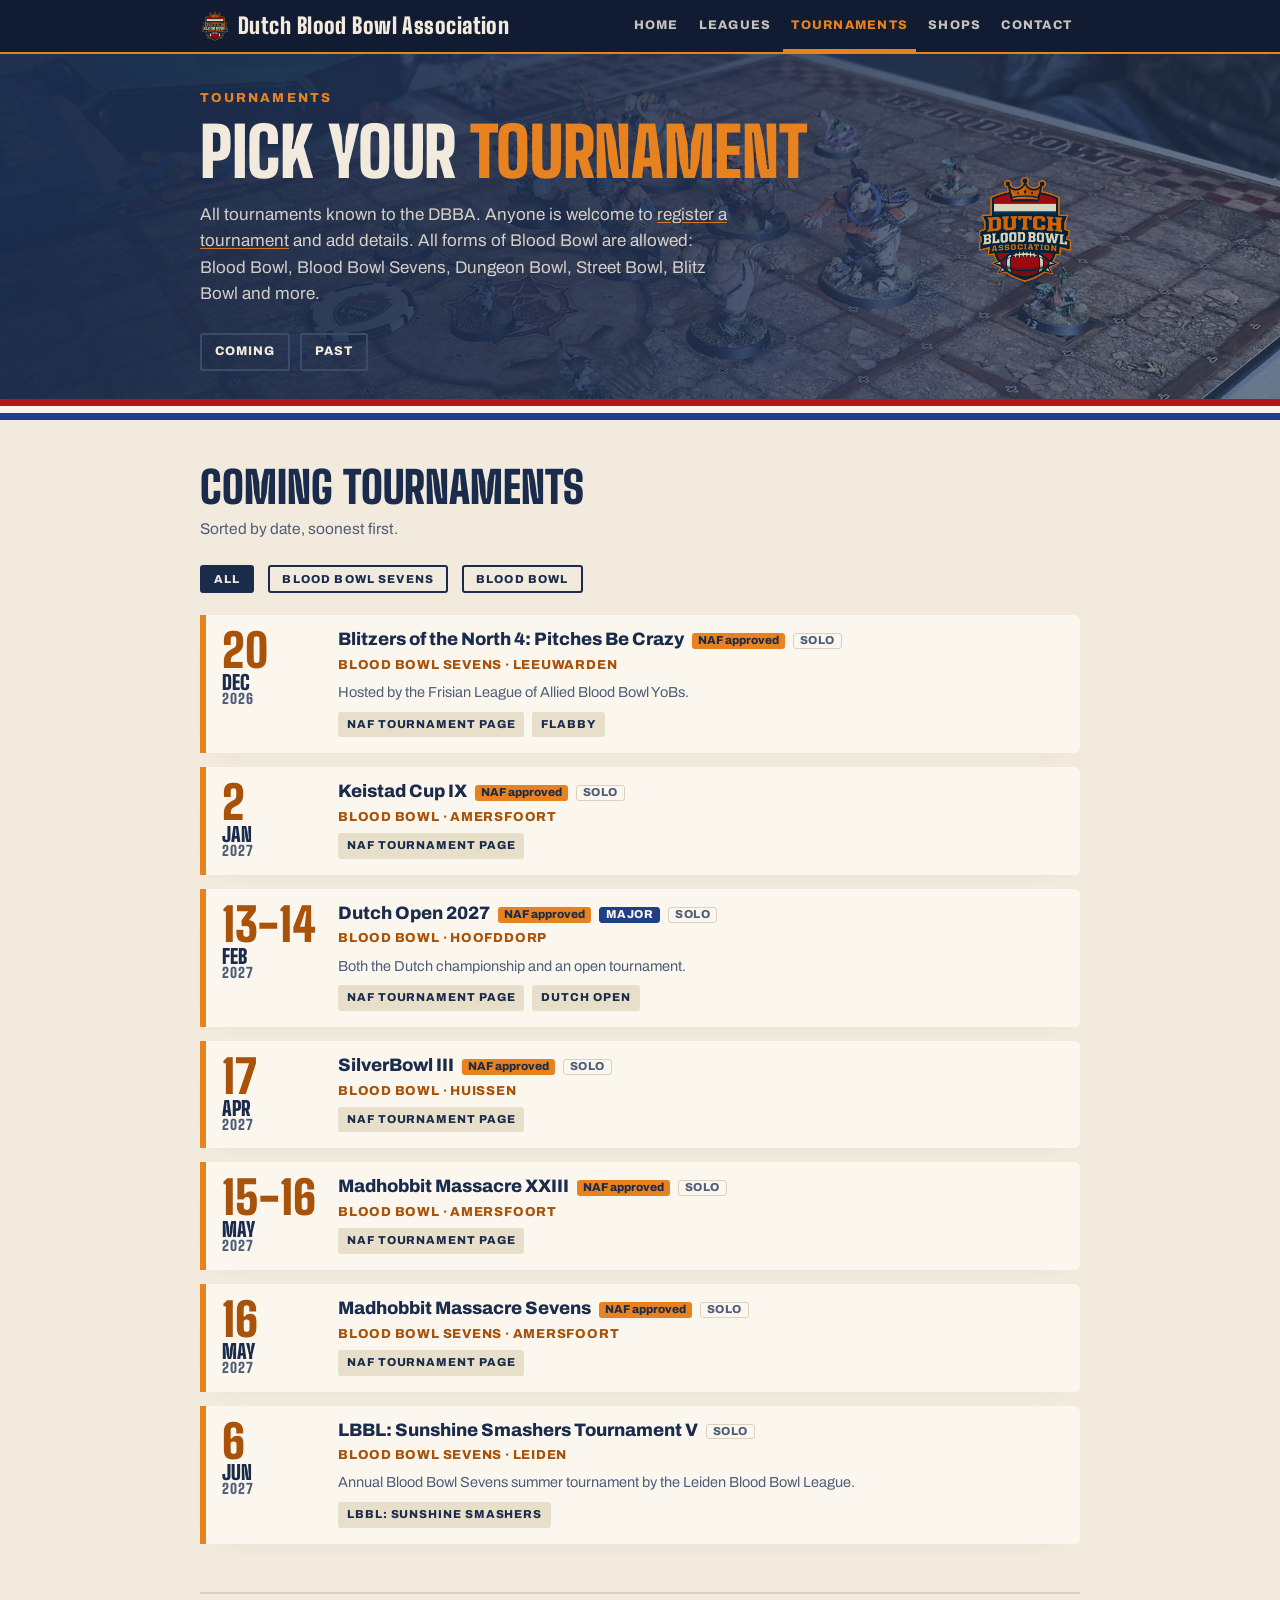
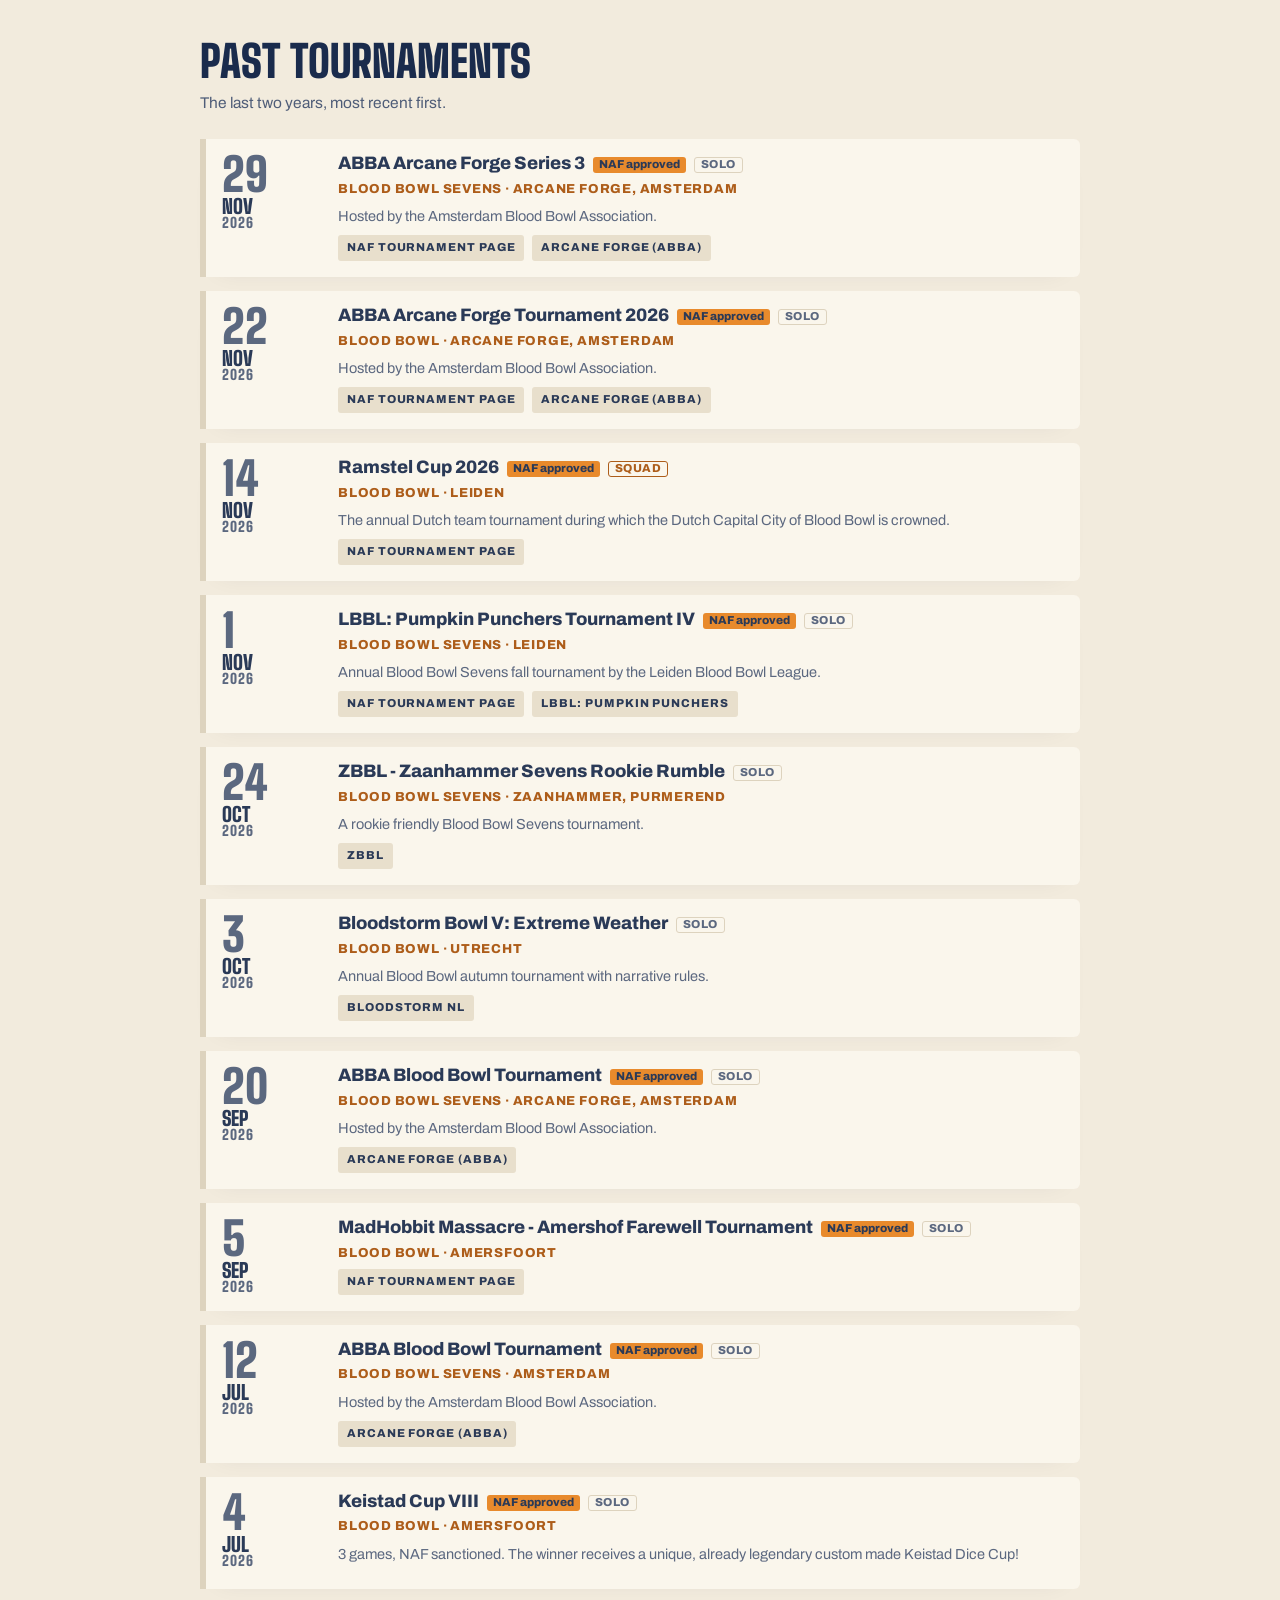
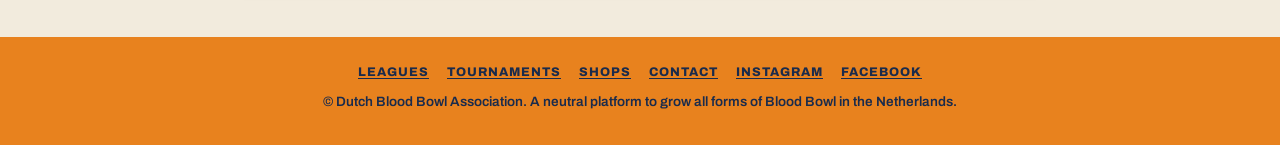
<file: tournaments.html>
<!doctype html>
<html lang="en">
<head>
<meta charset="utf-8">
<meta name="viewport" content="width=device-width, initial-scale=1">
<title>Tournaments | Dutch Blood Bowl Association</title>
<meta name="description" content="All Dutch Blood Bowl tournaments known to the DBBA: upcoming and recent.">
<link rel="icon" href="dbba-logo.png">
<link rel="preconnect" href="https://fonts.googleapis.com">
<link rel="preconnect" href="https://fonts.gstatic.com" crossorigin>
<link href="https://fonts.googleapis.com/css2?family=Archivo:wght@400;600;800&family=Big+Shoulders+Display:wght@700;900&display=swap" rel="stylesheet">
<link rel="stylesheet" href="style.css">
</head>
<body>
<a class="skip" href="#main">Skip to content</a>
<nav class="topbar" aria-label="DBBA pages">
  <div class="wrap topbar-inner">
    <a class="topbar-brand" href="index.html"><img src="dbba-logo.png" alt=""><span class="brand-full">Dutch Blood Bowl Association</span><span class="brand-short">DBBA</span></a>
    <div class="topbar-links">
      <a href="index.html">Home</a>
      <a href="leagues.html">Leagues</a>
      <a href="tournaments.html" aria-current="page">Tournaments</a>
      <a href="shops.html">Shops</a>
      <a href="contact.html">Contact</a>
    </div>
  </div>
</nav>

<header class="hero slim has-art" style="--art:url('images/web/ogres-board-wide.jpg');--art-pos:center 40%">
  <div class="wrap hero-grid">
    <div>
      <div class="eyebrow">Tournaments</div>
      <h1>Pick your <span class="hl">tournament</span></h1>
      <p class="hero-sub">All tournaments known to the DBBA. Anyone is welcome to <a href="contact.html">register a tournament</a> and add details. All forms of Blood Bowl are allowed: Blood Bowl, Blood Bowl Sevens, Dungeon Bowl, Street Bowl, Blitz Bowl and more.</p>
      <div class="legend">
        <a class="nav-pill" href="#coming">Coming</a>
        <a class="nav-pill" href="#past">Past</a>
      </div>
    </div>
    <img class="hero-logo" src="dbba-logo.png" alt="Dutch Blood Bowl Association">
  </div>
</header>
<div class="flag" aria-hidden="true"><span></span><span></span><span></span></div>

<main class="wrap" id="main">

  <section id="coming">
    <div class="section-head">
      <div>
        <h2>Coming tournaments</h2>
        <p>Sorted by date, soonest first.</p>
      </div>
    </div>
    <div class="filter" role="group" aria-label="Filter by format">
      <button class="btn-reset on" type="button" data-type="">All</button>
      <button class="btn-reset" type="button" data-type="Blood Bowl Sevens">Blood Bowl Sevens</button>
      <button class="btn-reset" type="button" data-type="Blood Bowl">Blood Bowl</button>
    </div>
    <div class="tlist" id="coming-list"><p class="plain">Loading tournaments&hellip;</p></div>
  </section>

  <section id="past">
    <div class="section-head">
      <div>
        <h2>Past tournaments</h2>
        <p>The last two years, most recent first.</p>
      </div>
    </div>
    <div class="tlist" id="past-list"></div>
  </section>

</main>

<footer>
  <div class="wrap">
    <div class="foot-links">
      <a href="leagues.html">Leagues</a><a href="tournaments.html">Tournaments</a><a href="shops.html">Shops</a><a href="contact.html">Contact</a>
      <a href="https://www.instagram.com/dbba_official" target="_blank" rel="noopener">Instagram</a>
      <a href="https://www.facebook.com/dutchbloodbowlassociation" target="_blank" rel="noopener">Facebook</a>
    </div>
    <p>&copy; Dutch Blood Bowl Association. A neutral platform to grow all forms of Blood Bowl in the Netherlands.</p>
  </div>
</footer>
<script src="tournaments-data.js"></script>
<script src="app.js"></script>
</body>
</html>
</file>
<file: style.css>
/* DBBA style kit: reusable core taken from the DBBA TO Guide site (style.css). Page-specific parts (checklist, calendar map, rulespack viewer) are left out. */
/* Palette and type follow the DBBA qualifier flyer */
:root{
  --navy:#1A2B4C;
  --cream:#F2EBDD;
  --orange:#E8821E;
  --flag-red:#B3161F;
  --flag-white:#F7F4EC;
  --flag-blue:#1F3F8A;

  --bg:#F2EBDD;
  --bg-alt:#FBF7EE;
  --ink:#1A2B4C;
  --ink-muted:#4F5D78;
  --accent:#E8821E;
  --accent-ink:#A8520A;
  --accent-magenta:#AB2A8C;
  --border:#DCD1BC;
  --rule:#3A4B6C;
  --shadow:rgba(26,43,76,0.12);
  --chip-bg:#E8DFCB;
}
@media (prefers-color-scheme: dark){
  :root:not([data-theme="light"]){
    color-scheme: dark;
    --bg:#111C33;
    --bg-alt:#1A2B4C;
    --ink:#F2EBDD;
    --ink-muted:#B4BCCD;
    --accent:#E8821E;
    --accent-ink:#F0A04F;
    --accent-magenta:#E866C7;
    --border:#2E4066;
    --shadow:rgba(0,0,0,0.45);
    --chip-bg:#22365C;
  }
}
:root[data-theme="dark"]{
  color-scheme: dark;
  --bg:#111C33;
  --bg-alt:#1A2B4C;
  --ink:#F2EBDD;
  --ink-muted:#B4BCCD;
  --accent:#E8821E;
  --accent-ink:#F0A04F;
  --accent-magenta:#E866C7;
  --border:#2E4066;
  --shadow:rgba(0,0,0,0.45);
  --chip-bg:#22365C;
}

*{box-sizing:border-box;}
body{
  margin:0;
  background:var(--bg);
  color:var(--ink);
  font-family:'Archivo', system-ui, -apple-system, sans-serif;
  line-height:1.55;
}
.wrap{max-width:920px;margin:0 auto;padding-inline:20px;}

h1,h2,.display{
  font-family:'Big Shoulders Display','Arial Narrow',sans-serif;
  font-weight:900;
  text-transform:uppercase;
}
.mono{font-variant-numeric:tabular-nums;}

a{color:var(--ink);text-decoration:underline;text-decoration-color:var(--accent);text-underline-offset:2px;}
a:hover{color:var(--accent-ink);}

/* ---------- Hero (navy band + flag stripe) ---------- */
.hero{
  background:var(--navy);
  color:var(--cream);
  padding-block:44px 36px;
}
.hero-grid{
  display:grid;
  grid-template-columns:minmax(0,1fr) auto;
  gap:32px;
  align-items:center;
}
.hero-logo{width:150px;height:150px;object-fit:contain;display:block;}
@media (max-width:640px){
  .hero-grid{grid-template-columns:1fr;}
  .hero-logo{width:96px;height:96px;grid-row:1;}
}
.eyebrow{
  font-weight:800;
  font-size:13px;
  letter-spacing:.16em;
  text-transform:uppercase;
  color:var(--orange);
  margin-bottom:14px;
}
h1{
  font-size:clamp(44px,8.5vw,84px);
  line-height:.88;
  letter-spacing:-.005em;
  text-wrap:balance;
  margin:0 0 20px;
  color:var(--cream);
}
h1 .hl{color:var(--orange);}
.hero-sub{
  color:var(--cream);
  opacity:.85;
  font-size:17px;
  max-width:54ch;
  margin:0 0 26px;
  text-wrap:pretty;
}
.legend{display:flex;flex-wrap:wrap;gap:10px;}
.nav-pill{
  font-size:12.5px;
  font-weight:800;
  letter-spacing:.08em;
  text-transform:uppercase;
  text-decoration:none;
  color:var(--cream);
  background:transparent;
  border:2px solid var(--rule);
  border-radius:3px;
  padding:7px 13px;
  display:inline-flex;
  align-items:center;
  gap:8px;
}
.nav-pill .mono{color:var(--orange);}
.nav-pill:hover{border-color:var(--orange);color:var(--cream);}

.flag{display:flex;flex-direction:column;}
.flag span{height:7px;}
.flag span:nth-child(1){background:var(--flag-red);}
.flag span:nth-child(2){background:var(--flag-white);}
.flag span:nth-child(3){background:var(--flag-blue);}

/* ---------- Section shell ---------- */
main > section{padding-block:48px;border-bottom:2px solid var(--border);scroll-margin-top:54px;}
main > section:last-of-type{border-bottom:none;}
.section-head{
  display:flex;
  align-items:flex-start;
  gap:16px;
  margin-bottom:24px;
}
.section-head svg{flex:none;width:32px;height:32px;color:var(--accent);margin-top:2px;}
.section-head h2{
  font-size:clamp(32px,5vw,44px);
  line-height:.9;
  margin:0 0 10px;
}
.section-head p{margin:0;color:var(--ink-muted);max-width:60ch;font-size:15.5px;text-wrap:pretty;}

/* Diamond bullet, as on the flyer: add class "diamond-list" to a ul with list-style:none */
.diamond-list{list-style:none;margin:0;padding:0;}
.diamond-list li{position:relative;padding-left:18px;}
.diamond-list li::before{content:"";position:absolute;left:1px;top:.5em;width:7px;height:7px;background:var(--accent);transform:rotate(45deg);}
.card li::before{content:"";position:absolute;left:1px;top:.5em;width:7px;height:7px;background:var(--accent);transform:rotate(45deg);}

.btn-reset{
  margin-top:14px;
  font-family:inherit;
  font-size:11.5px;
  text-transform:uppercase;
  letter-spacing:.1em;
  font-weight:800;
  color:var(--ink);
  background:none;
  border:2px solid var(--ink);
  border-radius:3px;
  padding:6px 12px;
  cursor:pointer;
}
.btn-reset:hover{background:var(--accent);border-color:var(--accent);color:var(--navy);}

/* ---------- Rulespack grid ---------- */
.grid{
  display:grid;
  grid-template-columns:repeat(2,minmax(0,1fr));
  gap:18px;
}
@media (max-width:640px){.grid{grid-template-columns:1fr;}}
.card{
  background:var(--bg-alt);
  border-top:6px solid var(--accent);
  border-radius:0 0 6px 6px;
  padding:16px 20px 20px;
  box-shadow:0 10px 24px -20px var(--shadow);
}
.card h3{
  margin:0 0 10px;
  font-size:18px;
  font-weight:800;
  line-height:1.2;
  display:flex;
  align-items:baseline;
  gap:10px;
}
.card h3 .idx{
  font-family:'Big Shoulders Display',sans-serif;
  font-size:22px;
  font-weight:900;
  color:var(--accent-ink);
}
.card ul{list-style:none;margin:0;padding:0;display:flex;flex-direction:column;gap:7px;font-size:14.5px;}
.card li{position:relative;padding-left:18px;}
.card ul.nested{margin-top:6px;}
.card ul.nested li::before{background:var(--ink-muted);width:5px;height:5px;top:.6em;}
.card p.lead{margin:0 0 14px;color:var(--ink-muted);font-size:15px;}

/* ---------- Tiering table ---------- */
.table-wrap{
  background:var(--bg-alt);
  border-radius:6px;
  overflow-x:auto;
  box-shadow:0 10px 24px -20px var(--shadow);
}
.tier-table{width:100%;border-collapse:collapse;font-size:14.5px;min-width:480px;}
.tier-table th{
  background:var(--navy);
  color:var(--orange);
  font-family:'Big Shoulders Display','Arial Narrow',sans-serif;
  font-weight:900;
  font-size:20px;
  text-transform:uppercase;
  letter-spacing:.02em;
  text-align:left;
  padding:12px 16px;
}
.tier-table td{
  padding:9px 16px;
  border-bottom:1px solid var(--border);
  color:var(--ink);
}
.tier-table tr:last-child td{border-bottom:none;}
.magenta{color:var(--accent-magenta);}

.tag{
  display:inline-block;
  font-size:11.5px;
  font-weight:800;
  color:var(--navy);
  background:var(--accent);
  border-radius:3px;
  padding:1px 6px;
  margin-left:8px;
}
figure{
  margin:16px 0 0;
  border-radius:6px;
  overflow:hidden;
  background:var(--bg-alt);
  max-width:480px;
  box-shadow:0 10px 24px -16px var(--shadow);
  border:1px solid var(--border);
}
figure img{display:block;width:100%;height:auto;}
figcaption{
  padding:8px 14px;
  font-size:12.5px;
  font-weight:600;
  color:var(--ink-muted);
  border-top:1px solid var(--border);
}

/* ---------- Footer (orange band, like the flyer's call to action) ---------- */
body > footer{
  background:var(--orange);
  color:var(--navy);
  padding-block:22px;
  font-size:13.5px;
  font-weight:600;
  text-align:center;
}

/* ---------- Top bar (shared across pages) ---------- */
.topbar{position:sticky;top:0;z-index:10;background:#111C33;border-bottom:2px solid var(--orange);}
.topbar-inner{display:flex;align-items:center;gap:16px;min-height:52px;}
.topbar-brand{
  display:inline-flex;align-items:center;gap:8px;flex:none;
  font-family:'Big Shoulders Display','Arial Narrow',sans-serif;font-weight:900;font-size:22px;letter-spacing:.02em;
  color:var(--cream);text-decoration:none;
}
.topbar-brand img{width:30px;height:30px;object-fit:contain;}
.topbar-brand:hover{color:var(--orange);}
.topbar-links{display:flex;gap:4px;margin-left:auto;overflow-x:auto;scrollbar-width:none;}
.topbar-links::-webkit-scrollbar{display:none;}
.topbar-links a{
  flex:none;padding:16px 8px 13px;border-bottom:3px solid transparent;
  font-size:12.5px;font-weight:800;letter-spacing:.1em;text-transform:uppercase;white-space:nowrap;
  color:var(--cream);opacity:.8;text-decoration:none;
}
.topbar-links a:hover{opacity:1;color:var(--orange);}
.topbar-links a[aria-current="page"]{opacity:1;color:var(--orange);border-bottom-color:var(--orange);}
@media (max-width:480px){
  .topbar-inner{gap:6px;}
  .topbar-long,.topbar-brand span{display:none;}
  .topbar-links{gap:0;}
  .topbar-links a{padding-inline:4px;font-size:10.5px;letter-spacing:.02em;}
}

/* Top bar brand: full name on wide screens, DBBA on medium, logo only on phones */
.topbar-brand .brand-short{display:none;}
@media (max-width:900px){
  .topbar-brand .brand-full{display:none;}
  .topbar-brand .brand-short{display:inline;}
}
@media (max-width:480px){
  .topbar-brand .brand-short{display:none;}
}

.lead-text{margin:0 0 24px;font-size:17px;max-width:62ch;text-wrap:pretty;}
.plain{margin:0;max-width:62ch;color:var(--ink-muted);font-size:15.5px;text-wrap:pretty;}
.cta-row{display:flex;flex-wrap:wrap;gap:10px 12px;margin:20px 0 0;}
.cta-row .btn-reset{margin-top:0;text-decoration:none;}
.keydates{display:grid;grid-template-columns:repeat(3,minmax(0,1fr));gap:18px;}
@media (max-width:560px){.keydates{grid-template-columns:1fr;gap:12px;}}
.kd{border-top:6px solid var(--accent);padding-top:10px;}
.kd.final{border-top-color:var(--ink);}
.kd-when{font-family:'Big Shoulders Display','Arial Narrow',sans-serif;font-weight:900;font-size:32px;line-height:1;text-transform:uppercase;}
.kd.final .kd-when{color:var(--accent-ink);}
.kd-what{margin-top:4px;color:var(--ink-muted);font-size:15px;}
/* Open items the DBBA still has to fill in, kept visible on purpose */
.tba-note{
  margin:24px 0 0;padding:12px 16px;font-size:14.5px;color:var(--ink-muted);
  background:var(--bg-alt);border:2px dashed var(--border);border-radius:6px;
}
.tba-note strong{color:var(--accent-ink);}

.faq{display:flex;flex-direction:column;gap:8px;}
.faq details{background:var(--bg-alt);border:1.5px solid var(--border);border-radius:8px;}
.faq details[open]{border-color:var(--accent);}
.faq summary{
  cursor:pointer;list-style:none;padding:13px 44px 13px 16px;min-height:48px;position:relative;
  font-weight:800;font-size:16px;
}
.faq summary::-webkit-details-marker{display:none;}
.faq summary::after{
  content:"+";position:absolute;right:16px;top:50%;transform:translateY(-50%);
  font-size:22px;font-weight:800;color:var(--accent-ink);
}
.faq details[open] summary::after{content:"\2212";}
.faq details p{margin:0;padding:0 16px 16px;color:var(--ink-muted);font-size:15px;max-width:62ch;}

/* ---------- Info page: players / organizers split ---------- */
.legend-split{flex-direction:column;gap:10px;}
.legend-group{display:flex;flex-wrap:wrap;align-items:center;gap:8px 10px;}
.legend-label{
  flex:none;width:92px;font-size:12px;font-weight:800;letter-spacing:.14em;text-transform:uppercase;color:var(--orange);
}
@media (max-width:640px){.legend-label{width:100%;}}

.pick-grid{display:grid;grid-template-columns:repeat(2,minmax(0,1fr));gap:18px;margin-top:28px;}
@media (max-width:640px){.pick-grid{grid-template-columns:1fr;}}
.pick{
  display:flex;flex-direction:column;gap:6px;padding:20px 24px 22px;border-radius:8px;
  text-decoration:none;color:inherit;border-top:6px solid;
}
.pick:hover{color:inherit;transform:translateY(-2px);}
.pick{transition:transform .15s;}
.pick-eyebrow{font-size:12px;font-weight:800;letter-spacing:.14em;text-transform:uppercase;}
.pick-title{font-family:'Big Shoulders Display','Arial Narrow',sans-serif;font-weight:900;text-transform:uppercase;font-size:40px;line-height:.95;}
.pick-text{font-size:15px;max-width:34ch;}
.pick-go{margin-top:8px;font-size:12px;font-weight:800;letter-spacing:.1em;text-transform:uppercase;}
.pick-players{background:var(--navy);color:var(--cream);border-top-color:var(--orange);}
.pick-players .pick-eyebrow,.pick-players .pick-go{color:var(--orange);}
.pick-organizers{background:var(--orange);color:var(--navy);border-top-color:var(--navy);}

/* Full-width dividers that open each audience's part of the page */
.audience-band{padding:28px 30px 30px;border-radius:8px;margin-block:8px 0;scroll-margin-top:66px;}
.audience-band .band-eyebrow{font-size:12px;font-weight:800;letter-spacing:.16em;text-transform:uppercase;}
.audience-band h2{font-size:clamp(44px,9vw,76px);line-height:.88;margin:6px 0 10px;}
.audience-band p{margin:0;max-width:52ch;font-size:16.5px;}
.audience-band.players{background:var(--navy);color:var(--cream);border-top:8px solid var(--orange);}
.audience-band.players .band-eyebrow{color:var(--orange);}
.audience-band.players h2{color:var(--cream);}
.audience-band.organizers{background:var(--orange);color:var(--navy);border-top:8px solid var(--navy);}
.audience-band.organizers h2{color:var(--navy);}
main > .audience-band + section{border-top:none;}

/* ======================================================================
   DBBA website: page-specific rules (below the shared style kit)
   ====================================================================== */
html{scroll-behavior:smooth;}
:focus-visible{outline:3px solid var(--accent);outline-offset:2px;}
.skip{position:absolute;left:-999px;top:0;background:var(--orange);color:var(--navy);padding:8px 14px;font-weight:800;z-index:20;}
.skip:focus{left:8px;top:8px;}
.hero-sub a{color:var(--cream);}
.hero-sub a:hover{color:var(--orange);}
.hero.slim{padding-block:34px 28px;}
.hero.slim h1{font-size:clamp(40px,7vw,68px);}
.hero.slim .hero-logo{width:110px;height:110px;}
@media (max-width:640px){.hero.slim .hero-logo{width:80px;height:80px;}}
.hero .cta-row{margin-top:0;}
.btn-solid{
  font-family:inherit;font-size:12.5px;text-transform:uppercase;letter-spacing:.1em;font-weight:800;
  color:var(--navy);background:var(--orange);border:2px solid var(--orange);border-radius:3px;
  padding:8px 14px;text-decoration:none;cursor:pointer;display:inline-block;
}
.btn-solid:hover{background:transparent;color:var(--orange);}
.btn-reset{display:inline-block;}
.btn-reset.on{background:var(--ink);color:var(--bg);}
.hero .btn-reset{color:var(--cream);border-color:var(--rule);}
.hero .btn-reset:hover{color:var(--navy);border-color:var(--orange);}

/* stat strip on the home page */
.stats{display:grid;grid-template-columns:repeat(3,minmax(0,1fr));gap:18px;margin-top:8px;}
@media (max-width:560px){.stats{grid-template-columns:1fr;gap:12px;}}
.stat{border-top:6px solid var(--accent);padding-top:10px;}
.stat b{display:block;font-family:'Big Shoulders Display','Arial Narrow',sans-serif;font-weight:900;font-size:56px;line-height:1;color:var(--accent-ink);}
.stat span{color:var(--ink-muted);font-size:15px;}
.grid.three{grid-template-columns:repeat(3,minmax(0,1fr));}
@media (max-width:760px){.grid.three{grid-template-columns:1fr;}}
.card p{margin:0 0 12px;font-size:14.5px;}
.card p:last-child{margin-bottom:0;}
.small{font-size:13px;color:var(--ink-muted);}

/* leagues */
.filter{margin:0 0 22px;display:flex;flex-wrap:wrap;gap:10px 14px;align-items:center;}
.filter input[type=search]{
  flex:1 1 240px;font:inherit;font-size:15px;padding:9px 12px;color:var(--ink);background:var(--bg-alt);
  border:2px solid var(--border);border-radius:3px;
}
.filter input[type=search]:focus{border-color:var(--accent);outline:none;}
.count{font-size:13px;font-weight:800;letter-spacing:.08em;text-transform:uppercase;color:var(--ink-muted);}
.league h3{align-items:center;flex-wrap:wrap;}
.league .where{
  font-size:12px;font-weight:800;letter-spacing:.14em;text-transform:uppercase;color:var(--accent-ink);margin:-4px 0 10px;
}
.links{display:flex;flex-wrap:wrap;gap:6px 8px;margin-top:14px;}
.links a{
  font-size:11.5px;font-weight:800;letter-spacing:.08em;text-transform:uppercase;text-decoration:none;
  color:var(--ink);background:var(--chip-bg);border-radius:3px;padding:4px 9px;
}
.links a:hover{background:var(--accent);color:var(--navy);}
.contact-line{margin-top:10px;font-size:13.5px;color:var(--ink-muted);word-break:break-word;}
.invite{display:inline-block;font-size:11.5px;font-weight:800;color:var(--bg);background:var(--ink);border-radius:3px;padding:1px 6px;margin-left:8px;}
.empty{display:none;}
.empty.show{display:block;}

/* tournaments */
.tlist{display:flex;flex-direction:column;gap:14px;}
.t{
  display:grid;grid-template-columns:96px minmax(0,1fr);gap:0 20px;background:var(--bg-alt);
  border-left:6px solid var(--accent);border-radius:0 6px 6px 0;padding:14px 20px 16px 16px;
  box-shadow:0 10px 24px -20px var(--shadow);
}
@media (max-width:520px){.t{grid-template-columns:1fr;}}
.t-date{font-family:'Big Shoulders Display','Arial Narrow',sans-serif;font-weight:900;text-transform:uppercase;line-height:.95;}
.t-date .d{display:block;font-size:46px;color:var(--accent-ink);}
.t-date .m{display:block;font-size:20px;}
.t-date .y{display:block;font-size:14px;color:var(--ink-muted);letter-spacing:.06em;}
@media (max-width:520px){.t-date{display:flex;align-items:baseline;gap:8px;margin-bottom:6px;}.t-date .d{font-size:34px;}}
.t h3{margin:0 0 4px;font-size:18px;font-weight:800;line-height:1.2;}
.t-meta{font-size:13px;font-weight:800;letter-spacing:.06em;text-transform:uppercase;color:var(--accent-ink);margin-bottom:6px;}
.t p{margin:0 0 8px;font-size:14.5px;color:var(--ink-muted);}
.t .links{margin-top:6px;}
.t.past{border-left-color:var(--border);opacity:.92;}
.t.past .t-date .d{color:var(--ink-muted);}
.naf{display:inline-block;font-size:11.5px;font-weight:800;color:var(--navy);background:var(--accent);border-radius:3px;padding:1px 6px;margin-left:8px;vertical-align:1px;}
.naf.pending{background:transparent;color:var(--ink-muted);border:1.5px solid var(--border);}
.t-tag{display:inline-block;font-size:11.5px;font-weight:800;letter-spacing:.04em;text-transform:uppercase;color:var(--ink-muted);border:1.5px solid var(--border);border-radius:3px;padding:0 6px;margin-left:8px;vertical-align:1px;}
.t-tag.squad{color:var(--accent-ink);border-color:var(--accent-ink);}
.t-tag.major{color:var(--flag-white);background:var(--flag-blue);border-color:var(--flag-blue);}

/* shops */
.shop h3{font-size:20px;}
.shop address{font-style:normal;color:var(--ink-muted);font-size:14.5px;margin-bottom:10px;}
.shop .links{margin-top:6px;}

/* contact */
.form-frame{background:var(--bg-alt);border-top:6px solid var(--accent);border-radius:0 0 6px 6px;box-shadow:0 10px 24px -20px var(--shadow);overflow:hidden;}
.form-frame iframe{display:block;width:100%;height:1100px;border:0;background:#fff;}
@media (max-width:640px){.form-frame iframe{height:1300px;}}

body > footer{padding-block:26px;}
body > footer p{margin:0 0 6px;}
body > footer a{color:var(--navy);text-decoration-color:var(--navy);}
body > footer a:hover{color:var(--navy);text-decoration-thickness:3px;}
.foot-links{display:flex;justify-content:center;flex-wrap:wrap;gap:6px 18px;margin-bottom:10px;font-weight:800;text-transform:uppercase;letter-spacing:.08em;font-size:12.5px;}
@media print{.topbar,.filter,.flag{display:none;}}
.filter .btn-reset{margin-top:0;}
@media (max-width:400px){
  .topbar-links a{padding-inline:3px;font-size:10px;letter-spacing:.01em;}
  .topbar-brand img{width:26px;height:26px;}
}

/* league logos */
.league .logo{display:block;width:auto;height:104px;max-width:100%;object-fit:contain;margin:0 0 14px;background:var(--flag-white);border-radius:4px;padding:4px;}


/* hero artwork: a page sets --art (and optionally --art-pos) on its hero, the home page uses the painting */
.hero.has-art{
  background:linear-gradient(90deg,rgba(26,43,76,.96) 0%,rgba(26,43,76,.82) 55%,rgba(26,43,76,.5) 100%),var(--art,url("images/hero.jpg")) var(--art-pos,center)/cover no-repeat var(--navy);
}

/* photo gallery with click-to-enlarge */
.gallery{display:grid;grid-template-columns:repeat(3,minmax(0,1fr));grid-auto-rows:clamp(120px,19vw,180px);gap:10px;margin-top:22px;}
.gallery a{display:block;overflow:hidden;border-top:4px solid var(--accent);border-radius:0 0 6px 6px;box-shadow:0 2px 8px var(--shadow);background:var(--bg-alt);}
.gallery a.tall{grid-column:3;grid-row:1 / span 2;}
.gallery img{display:block;width:100%;height:100%;object-fit:cover;transition:transform .35s;}
.gallery a:hover img,.gallery a:focus-visible img{transform:scale(1.04);}
@media (max-width:640px){
  .gallery{grid-template-columns:repeat(2,minmax(0,1fr));}
  .gallery a.tall{grid-column:auto;grid-row:span 2;}
}
dialog.lightbox{border:0;padding:0;background:transparent;max-width:96vw;max-height:94vh;overflow:visible;}
dialog.lightbox::backdrop{background:rgba(17,28,51,.92);}
dialog.lightbox img{display:block;max-width:96vw;max-height:88vh;object-fit:contain;border-radius:4px;}
dialog.lightbox button{display:block;margin:10px auto 0;}

/* homemade league map */
.league-map{display:grid;grid-template-columns:minmax(0,470px) minmax(0,1fr);gap:28px;align-items:start;margin-bottom:36px;}
@media (max-width:760px){.league-map{grid-template-columns:1fr;}}
.map-card{background:var(--bg-alt);border-top:6px solid var(--accent);border-radius:0 0 6px 6px;box-shadow:0 10px 24px -20px var(--shadow);padding:8px;}
#league-map{display:block;width:100%;height:auto;}
#league-map .prov{fill:var(--chip-bg);stroke:var(--bg-alt);stroke-width:1.6;stroke-linejoin:round;}
#league-map .pin{cursor:pointer;outline:none;}
#league-map .pin rect{fill:var(--accent);stroke:var(--navy);stroke-width:2;transition:transform .12s;}
#league-map .pin-n{font-family:'Big Shoulders Display','Arial Narrow',sans-serif;font-weight:900;font-size:14px;fill:var(--navy);pointer-events:none;}
#league-map .pin-label{font-family:'Archivo',sans-serif;font-weight:800;font-size:14px;letter-spacing:.06em;text-transform:uppercase;fill:var(--ink);paint-order:stroke;stroke:var(--bg-alt);stroke-width:4px;stroke-linejoin:round;pointer-events:none;}
#league-map .pin:hover rect,#league-map .pin:focus-visible rect{stroke:var(--ink);}
#league-map .pin.active rect{fill:var(--navy);stroke:var(--accent);}
#league-map .pin.active .pin-n{fill:var(--cream);}
#league-map .pin.active .pin-label{fill:var(--accent-ink);}
.map-side h3{margin:0 0 8px;font-family:'Big Shoulders Display','Arial Narrow',sans-serif;font-weight:900;text-transform:uppercase;font-size:28px;line-height:1;}
.map-side p{margin:0 0 16px;color:var(--ink-muted);font-size:15px;max-width:46ch;}
.city-list{display:grid;grid-template-columns:1fr;gap:0;margin-bottom:16px;}
.city-list li::before{top:1.05em;}
.city-btn{
  font:inherit;text-align:left;background:none;border:0;border-bottom:1px solid var(--border);color:var(--ink);cursor:pointer;
  display:block;width:100%;padding:7px 0;
}
.city-btn strong{display:block;font-size:14px;font-weight:800;letter-spacing:.06em;text-transform:uppercase;}
.city-btn span{display:block;font-size:13px;color:var(--ink-muted);}
.city-btn:hover strong,.city-btn.active strong{color:var(--accent-ink);}
.city-btn.active{border-bottom-color:var(--accent);}
.filter{scroll-margin-top:70px;}
[hidden]{display:none !important;}
</file>
